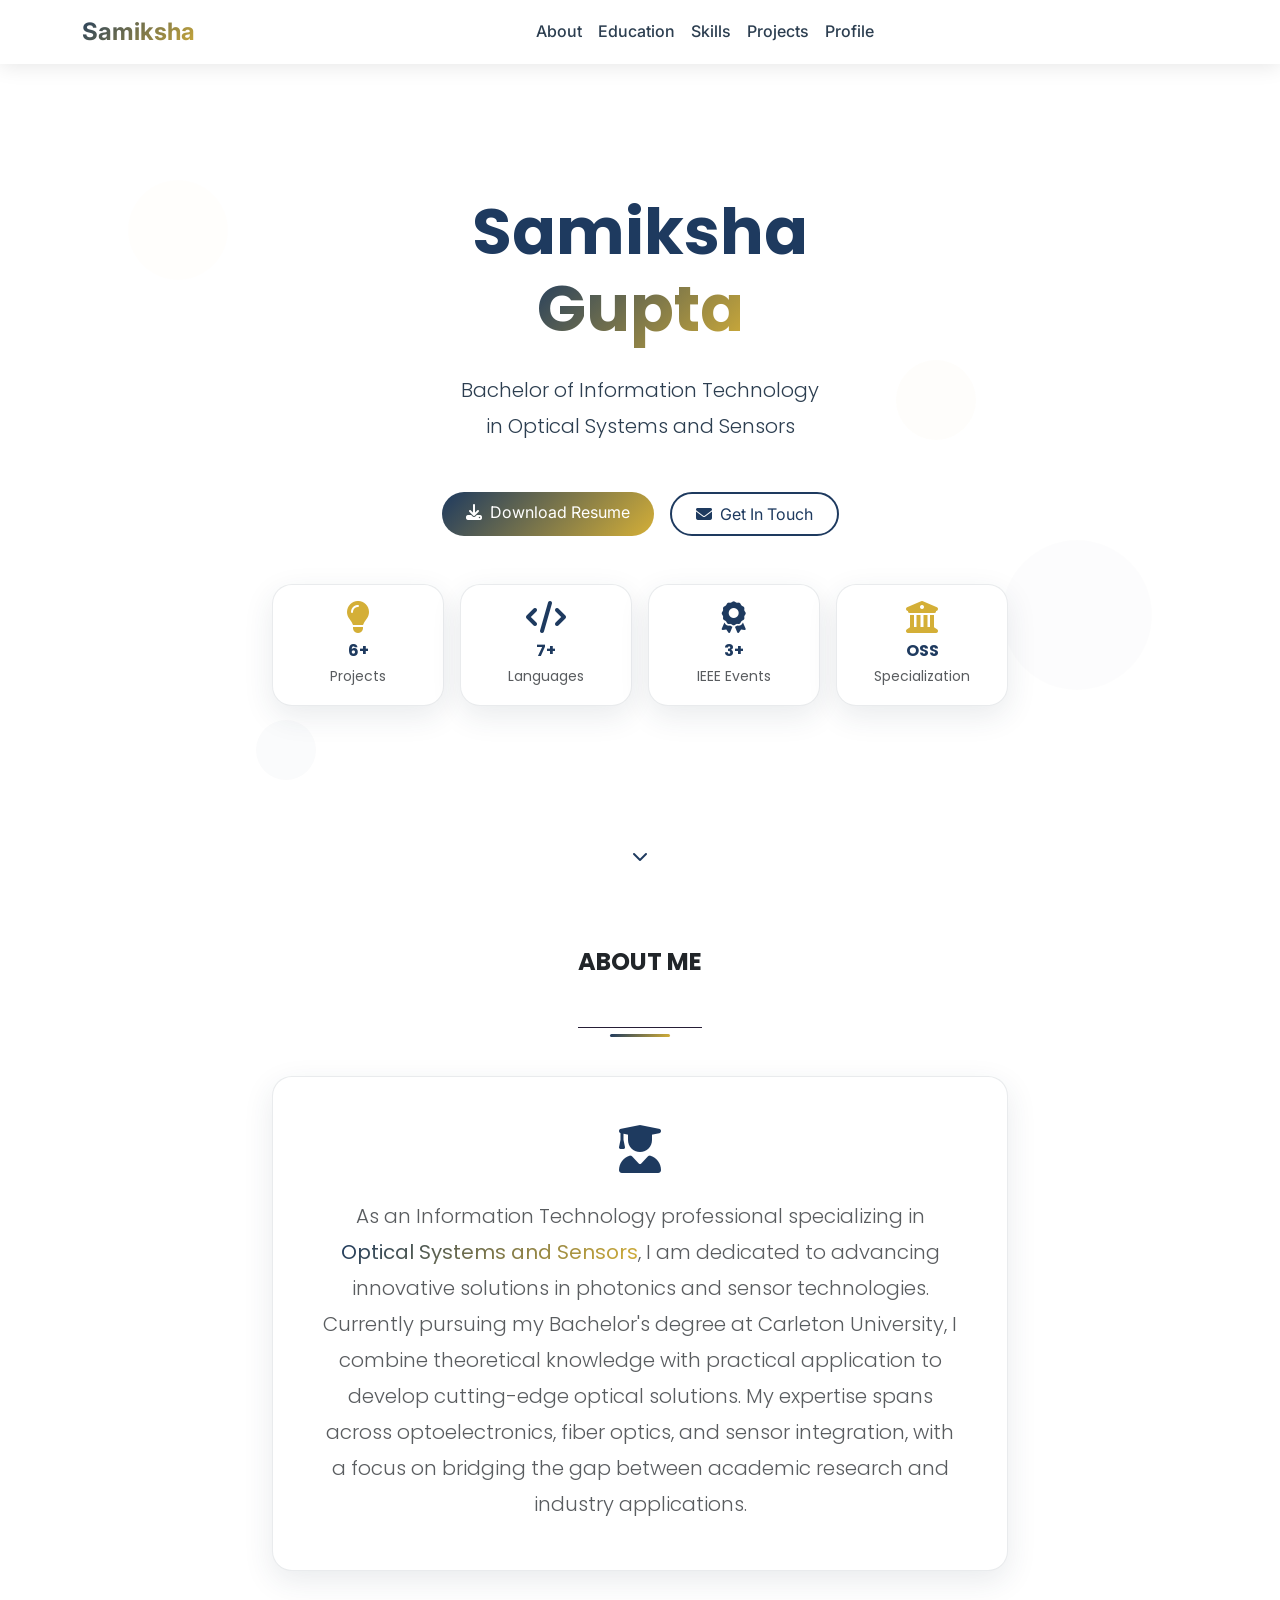
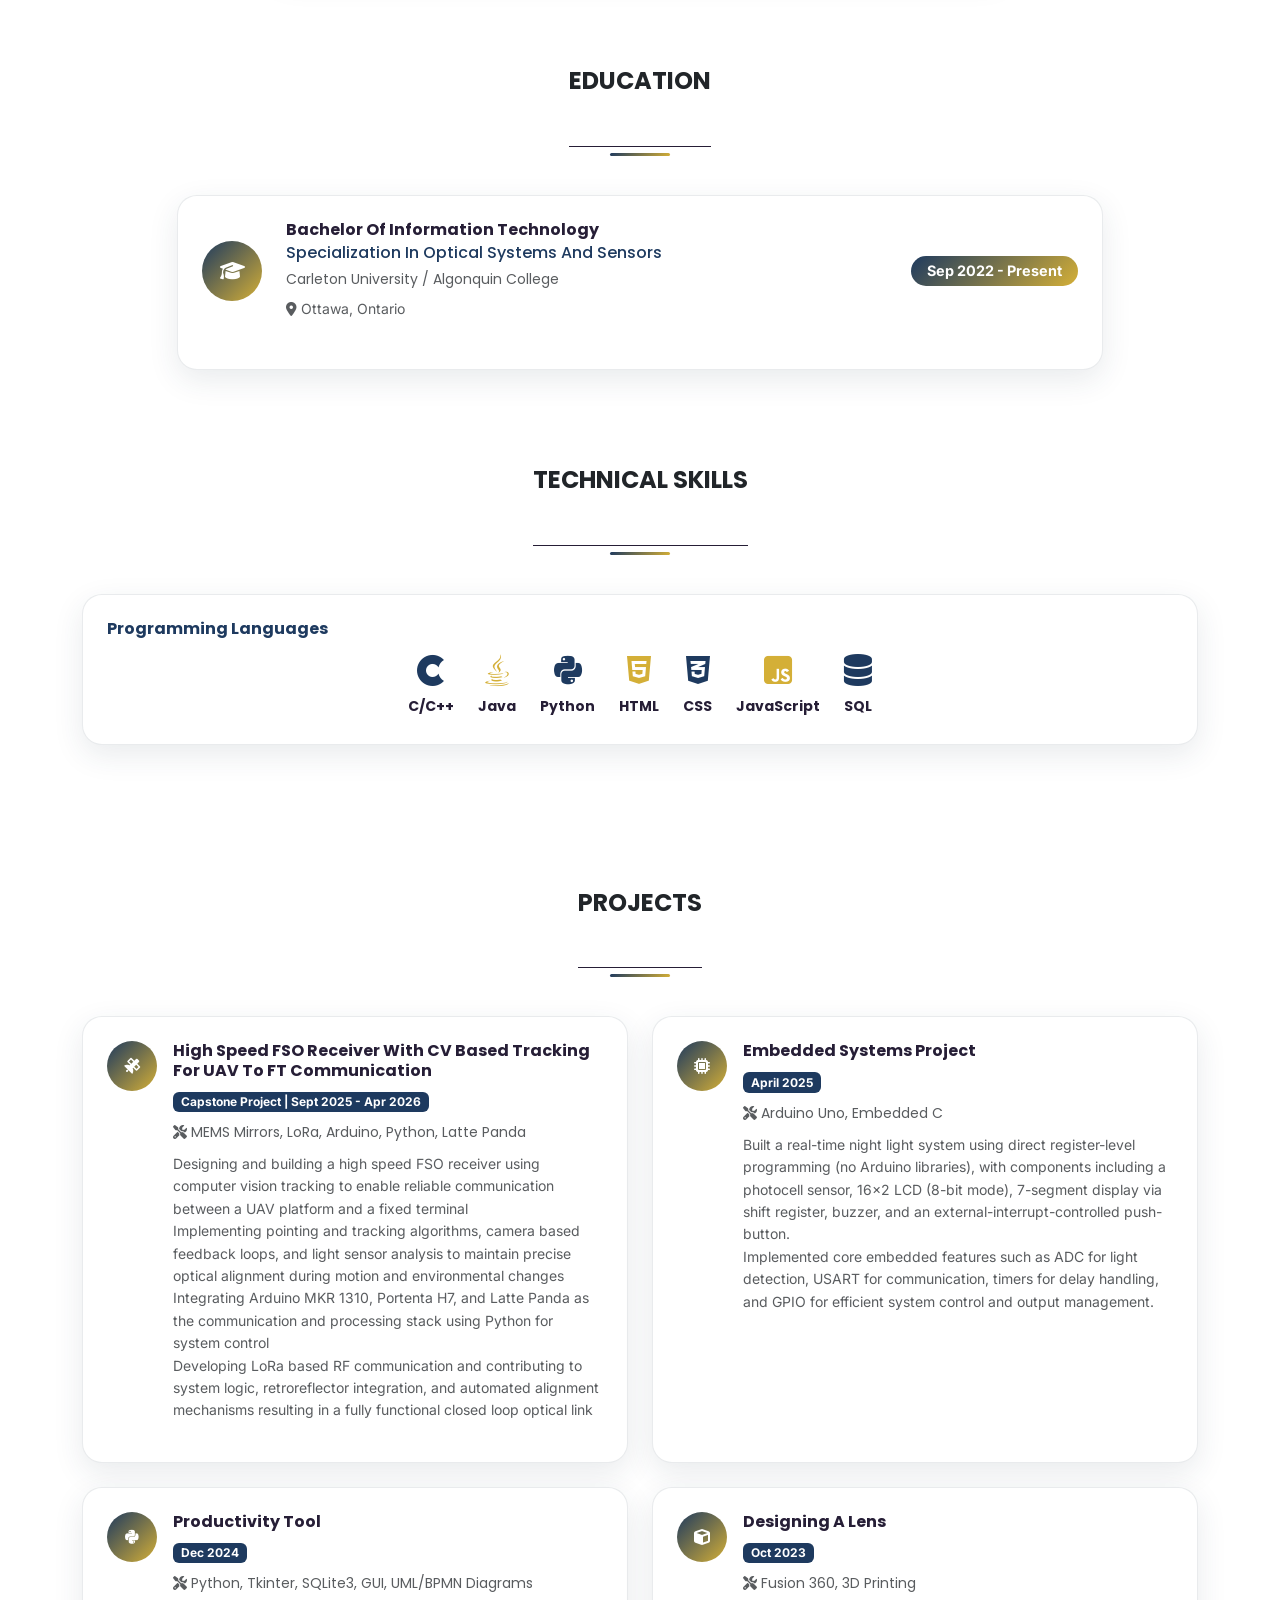
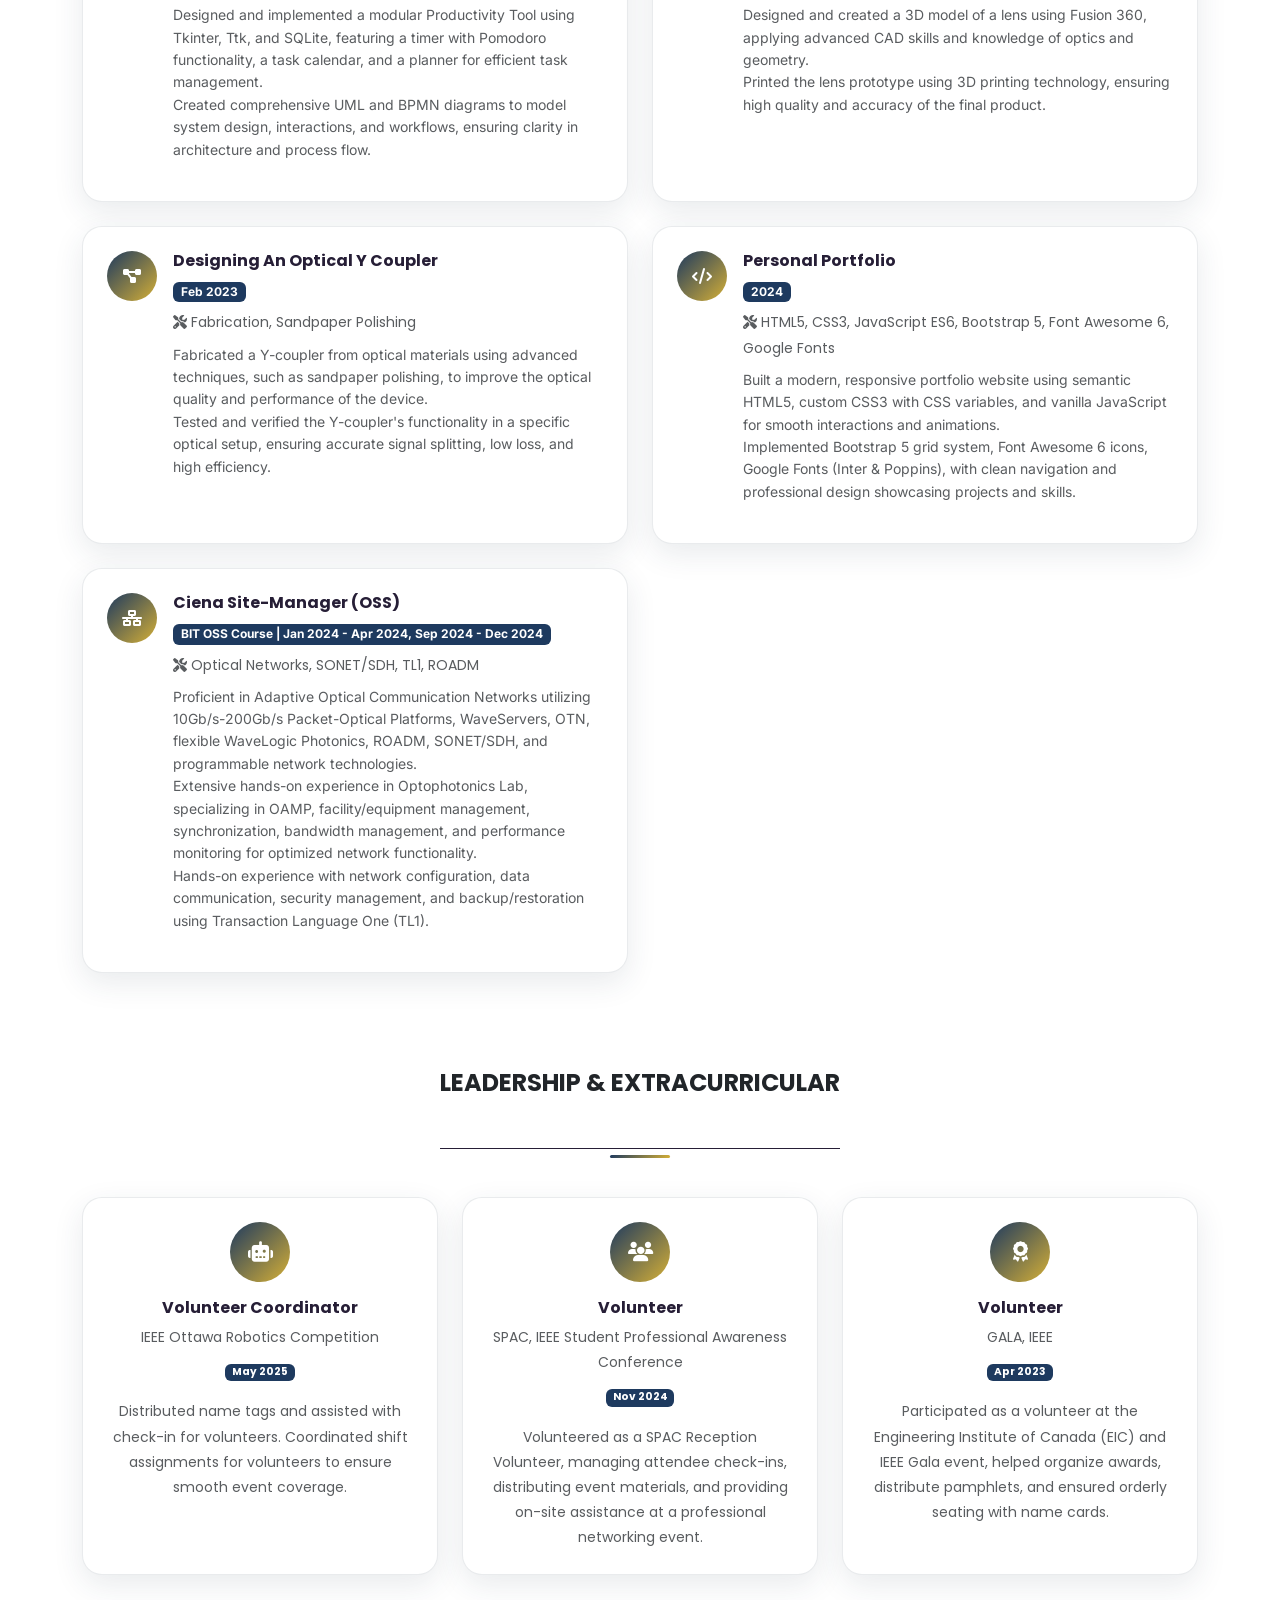
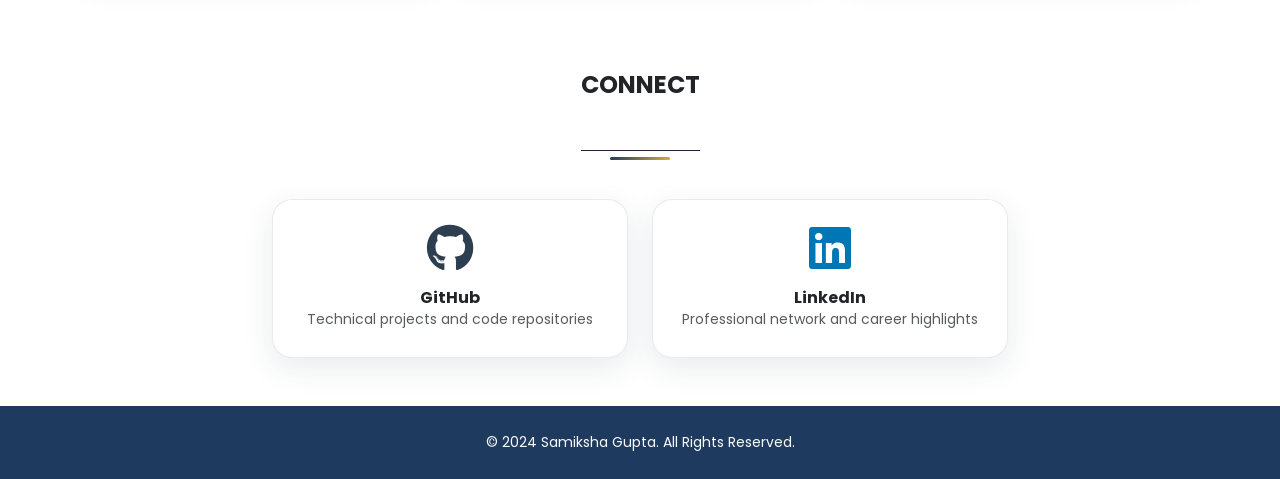
<file: index.html>
<!DOCTYPE html>
<html lang="en">

<head>
    <meta charset="utf-8">
    <meta name="viewport" content="width=device-width, initial-scale=1.0">
    <meta name="description" content="Samiksha Gupta - BIT OSS Student at Carleton University specializing in Optical Systems and Sensors">
    <meta name="keywords" content="portfolio, optical systems, sensors, carleton university, information technology">
    <meta name="author" content="Samiksha Gupta">
    
    <!-- Preconnect for performance -->
    <link rel="preconnect" href="https://fonts.googleapis.com">
    <link rel="preconnect" href="https://fonts.gstatic.com" crossorigin>
    
    <!-- Modern font loading -->
    <link href="https://fonts.googleapis.com/css2?family=Inter:wght@300;400;500;600;700&family=Poppins:wght@300;400;500;600;700&display=swap" rel="stylesheet">
    
    <title>Samiksha Gupta | Portfolio</title>

    <!-- Favicon -->
    <link rel="icon" type="image/png" href="assets/logo/favicon.png">
    
    <!-- Modern icon library -->
    <link rel="stylesheet" href="https://cdnjs.cloudflare.com/ajax/libs/font-awesome/6.4.0/css/all.min.css">
    <link rel="stylesheet" href="assets/css/flaticon.css">
    
    <!-- Animation library -->
    <link rel="stylesheet" href="https://cdnjs.cloudflare.com/ajax/libs/animate.css/4.1.1/animate.min.css">
    
    <!-- Bootstrap 5 -->
    <link href="https://cdn.jsdelivr.net/npm/bootstrap@5.3.0/dist/css/bootstrap.min.css" rel="stylesheet">
    
    <!-- Custom styles -->
    <link rel="stylesheet" href="assets/css/bootsnav.css">
    <link rel="stylesheet" href="assets/css/style.css">
    <link rel="stylesheet" href="assets/css/responsive.css">
    
    <!-- Modern CSS additions -->
    <style>
        :root {
            --primary-color: #1e3a5f;
            --secondary-color: #d4af37;
            --accent-color: #ffffff;
            --text-dark: #2c3e50;
            --text-light: #6c757d;
            --bg-light: #ffffff;
            --bg-section: #ffffff;
            --gradient: linear-gradient(135deg, var(--primary-color), var(--secondary-color));
        }
        
        * {
            scroll-behavior: smooth;
        }
        
        body {
            font-family: 'Inter', 'Poppins', sans-serif;
            line-height: 1.6;
            background: #ffffff;
        }
        
        .modern-card {
            background: var(--bg-light);
            border-radius: 20px;
            box-shadow: 0 10px 30px rgba(44, 62, 80, 0.1);
            border: 1px solid rgba(44, 62, 80, 0.1);
            transition: all 0.3s ease;
        }
        
        .modern-card:hover {
            transform: translateY(-5px);
            box-shadow: 0 20px 40px rgba(44, 62, 80, 0.15);
        }
        
        .gradient-text {
            background: var(--gradient);
            -webkit-background-clip: text;
            -webkit-text-fill-color: transparent;
            background-clip: text;
        }
        
        .modern-btn {
            background: var(--gradient);
            border: none;
            border-radius: 50px;
            padding: 12px 30px;
            color: white;
            font-weight: 500;
            text-decoration: none;
            display: inline-block;
            box-shadow: 0 4px 15px rgba(44, 62, 80, 0.3);
            transition: opacity 0.3s ease;
        }
        
        .modern-btn:hover {
            color: white;
            opacity: 0.8;
        }
        
        .section-heading h2 {
            position: relative;
            display: inline-block;
            font-weight: 600;
        }
        
        .section-heading h2::after {
            content: '';
            position: absolute;
            bottom: -10px;
            left: 50%;
            transform: translateX(-50%);
            width: 60px;
            height: 3px;
            background: var(--gradient);
            border-radius: 2px;
        }

        @keyframes float {
            0%, 100% { transform: translateY(0px); }
            50% { transform: translateY(-20px); }
        }
        
        @keyframes bounce {
            0%, 20%, 50%, 80%, 100% { transform: translateY(0); }
            40% { transform: translateY(-10px); }
            60% { transform: translateY(-5px); }
        }
        
        .hero-visual .modern-card {
            transition: all 0.3s ease;
        }
        
        .hero-visual .modern-card:hover {
            transform: translateY(-3px);
        }
    </style>

</head>

<body>
    <!-- Loading spinner -->
    <div id="loading" style="position: fixed; top: 0; left: 0; width: 100%; height: 100%; background: #fff; z-index: 9999; display: flex; align-items: center; justify-content: center;">
        <div class="spinner-border text-primary" role="status">
            <span class="visually-hidden">Loading...</span>
        </div>
    </div>

    <!-- Modern Navigation -->
    <nav class="navbar navbar-expand-lg navbar-dark fixed-top" style="background: rgba(255, 255, 255, 0.95); backdrop-filter: blur(10px); box-shadow: 0 2px 20px rgba(0, 0, 0, 0.1);">
        <div class="container">
            <a class="navbar-brand gradient-text fw-bold fs-4" href="#welcome-hero">Samiksha</a>
            
            <button class="navbar-toggler" type="button" data-bs-toggle="collapse" data-bs-target="#navbarNav" style="border: none;">
                <i class="fas fa-bars" style="color: var(--primary-color);"></i>
            </button>
            
            <div class="collapse navbar-collapse" id="navbarNav">
                <ul class="navbar-nav ms-auto">
                    <li class="nav-item">
                        <a class="nav-link" href="#about" style="color: var(--text-dark); font-weight: 500;">About</a>
                    </li>
                    <li class="nav-item">
                        <a class="nav-link" href="#education" style="color: var(--text-dark); font-weight: 500;">Education</a>
                    </li>
                    <li class="nav-item">
                        <a class="nav-link" href="#skills" style="color: var(--text-dark); font-weight: 500;">Skills</a>
                    </li>
                    <li class="nav-item">
                        <a class="nav-link" href="#projects" style="color: var(--text-dark); font-weight: 500;">Projects</a>
                    </li>

                    <li class="nav-item">
                        <a class="nav-link" href="#profiles" style="color: var(--text-dark); font-weight: 500;">Profile</a>
                    </li>

                </ul>
            </div>
        </div>
    </nav>

    <!-- Modern Hero Section -->
    <section id="welcome-hero" class="welcome-hero" style="min-height: 100vh; display: flex; align-items: center; background: #ffffff; position: relative; overflow: hidden;">
        <!-- Enhanced animated background elements -->
        <div style="position: absolute; top: 0; left: 0; width: 100%; height: 100%; opacity: 0.1;">
            <div style="position: absolute; top: 20%; left: 10%; width: 100px; height: 100px; background: rgba(212, 175, 55, 0.1); border-radius: 50%; animation: float 6s ease-in-out infinite;"></div>
            <div style="position: absolute; top: 60%; right: 10%; width: 150px; height: 150px; background: rgba(30, 58, 95, 0.1); border-radius: 50%; animation: float 8s ease-in-out infinite reverse;"></div>
            <div style="position: absolute; top: 40%; left: 70%; width: 80px; height: 80px; background: var(--secondary-color); opacity: 0.2; border-radius: 50%; animation: float 10s ease-in-out infinite;"></div>
            <div style="position: absolute; top: 80%; left: 20%; width: 60px; height: 60px; background: var(--primary-color); opacity: 0.2; border-radius: 50%; animation: float 7s ease-in-out infinite reverse;"></div>
        </div>
        
        <div class="container">
            <div class="row justify-content-center text-center">
                <div class="col-lg-8 col-md-10">
                    <div class="hero-content animate__animated animate__fadeInUp">
                        <h1 class="display-3 fw-bold mb-4">
                            <span style="color: var(--primary-color);">Samiksha</span><br>
                            <span class="gradient-text">Gupta</span>
                        </h1>
                        <p class="lead mb-5" style="color: var(--text-dark); max-width: 600px; margin: 0 auto;">Bachelor of Information Technology<br>in Optical Systems and Sensors</p>
                        
                        <div class="d-flex gap-3 flex-wrap justify-content-center mb-5">
                            <a href="assets/download/SamikshaGupta_Resume.pdf" download class="btn rounded-pill px-4 py-2" style="background: var(--gradient); color: white; border: none; transition: opacity 0.3s ease;" onmouseover="this.style.opacity='0.8'" onmouseout="this.style.opacity='1'">
                                <i class="fas fa-download me-2"></i>Download Resume
                            </a>
                            <a href="mailto:guptasamiksha2112@gmail.com" class="btn rounded-pill px-4 py-2" style="border: 2px solid var(--primary-color); color: var(--primary-color); background: transparent; transition: opacity 0.3s ease;" onmouseover="this.style.opacity='0.8'" onmouseout="this.style.opacity='1'">
                                <i class="fas fa-envelope me-2"></i>Get In Touch
                            </a>
                        </div>
                        
                        <!-- Professional stats cards -->
                        <div class="row g-3 justify-content-center">
                            <div class="col-lg-3 col-md-6 col-sm-6">
                                <div class="modern-card p-3 text-center">
                                    <i class="fas fa-lightbulb fa-2x mb-2" style="color: var(--secondary-color);"></i>
                                    <h4 class="fw-bold mb-1" style="color: var(--primary-color);">6+</h4>
                                    <p class="small mb-0 text-muted">Projects</p>
                                </div>
                            </div>
                            <div class="col-lg-3 col-md-6 col-sm-6">
                                <div class="modern-card p-3 text-center">
                                    <i class="fas fa-code fa-2x mb-2" style="color: var(--primary-color);"></i>
                                    <h4 class="fw-bold mb-1" style="color: var(--primary-color);">7+</h4>
                                    <p class="small mb-0 text-muted">Languages</p>
                                </div>
                            </div>
                            <div class="col-lg-3 col-md-6 col-sm-6">
                                <div class="modern-card p-3 text-center">
                                    <i class="fas fa-award fa-2x mb-2" style="color: var(--primary-color);"></i>
                                    <h4 class="fw-bold mb-1" style="color: var(--primary-color);">3+</h4>
                                    <p class="small mb-0 text-muted">IEEE Events</p>
                                </div>
                            </div>
                            <div class="col-lg-3 col-md-6 col-sm-6">
                                <div class="modern-card p-3 text-center">
                                    <i class="fas fa-university fa-2x mb-2" style="color: var(--secondary-color);"></i>
                                    <h4 class="fw-bold mb-1" style="color: var(--primary-color);">OSS</h4>
                                    <p class="small mb-0 text-muted">Specialization</p>
                                </div>
                            </div>
                        </div>
                    </div>
                </div>
            </div>
        </div>
        
        <!-- Scroll indicator -->
        <div class="scroll-indicator" style="position: absolute; bottom: 30px; left: 50%; transform: translateX(-50%); color: var(--primary-color); animation: bounce 2s infinite;">
            <i class="fas fa-chevron-down"></i>
        </div>
    </section>

    <!-- Modern About Section -->
    <section id="about" class="py-5">
        <div class="container">
            <div class="section-heading text-center mb-5">
                <h2 class="display-5 fw-bold text-dark">About Me</h2>
            </div>
            
            <div class="row align-items-center">
                <div class="col-lg-8 mx-auto">
                    <div class="modern-card p-5 text-center">
                        <div class="mb-4">
                            <i class="fas fa-user-graduate fa-3x" style="color: var(--primary-color);"></i>
                        </div>
                        <p class="lead text-muted mb-0">
                            As an Information Technology professional specializing in <strong class="gradient-text">Optical Systems and Sensors</strong>, 
                            I am dedicated to advancing innovative solutions in photonics and sensor technologies. Currently pursuing my 
                            Bachelor's degree at Carleton University, I combine theoretical knowledge with practical application to develop 
                            cutting-edge optical solutions. My expertise spans across optoelectronics, fiber optics, and sensor integration, 
                            with a focus on bridging the gap between academic research and industry applications.
                        </p>
                    </div>
                </div>
            </div>
        </div>
    </section>

    <!-- Modern Education Section -->
    <section id="education" class="py-5">
        <div class="container">
            <div class="section-heading text-center mb-5">
                <h2 class="display-5 fw-bold text-dark">Education</h2>
            </div>
            
            <div class="row justify-content-center">
                <div class="col-lg-10">
                    <div class="modern-card p-4">
                        <div class="d-flex align-items-center mb-4">
                            <div class="me-4">
                                <div class="rounded-circle d-flex align-items-center justify-content-center" style="width: 60px; height: 60px; background: var(--gradient);">
                                    <i class="fas fa-graduation-cap text-white fa-lg"></i>
                                </div>
                            </div>
                            <div class="flex-grow-1">
                                <h4 class="fw-bold mb-1">Bachelor of Information Technology</h4>
                                <h5 style="color: var(--primary-color);" class="mb-1">Specialization in Optical Systems and Sensors</h5>
                                <p class="text-muted mb-1">Carleton University / Algonquin College</p>
                                <small class="text-muted"><i class="fas fa-map-marker-alt me-1"></i>Ottawa, Ontario</small>
                            </div>
                            <div class="text-end">
                                <span class="badge rounded-pill" style="background: var(--gradient); font-size: 0.9rem; padding: 8px 16px;">Sep 2022 - Present</span>
                            </div>
                        </div>

                    </div>
                </div>
            </div>
        </div>
    </section>

    <!-- Modern Skills Section -->
    <section id="skills" class="py-5">
        <div class="container">
            <div class="section-heading text-center mb-5">
                <h2 class="display-5 fw-bold text-dark">Technical Skills</h2>
            </div>
            
            <div class="row g-4 mb-5">
                <div class="col-12">
                    <div class="modern-card p-4">
                        <h4 class="fw-bold mb-3" style="color: var(--primary-color);">Programming Languages</h4>
                        <div class="d-flex justify-content-center gap-4 flex-wrap">
                            <div class="text-center">
                                <i class="fab fa-cuttlefish fa-2x mb-2" style="color: var(--primary-color);"></i>
                                <p class="fw-bold mb-0">C/C++</p>
                            </div>
                            <div class="text-center">
                                <i class="fab fa-java fa-2x mb-2" style="color: var(--secondary-color);"></i>
                                <p class="fw-bold mb-0">Java</p>
                            </div>
                            <div class="text-center">
                                <i class="fab fa-python fa-2x mb-2" style="color: var(--primary-color);"></i>
                                <p class="fw-bold mb-0">Python</p>
                            </div>
                            <div class="text-center">
                                <i class="fab fa-html5 fa-2x mb-2" style="color: var(--secondary-color);"></i>
                                <p class="fw-bold mb-0">HTML</p>
                            </div>
                            <div class="text-center">
                                <i class="fab fa-css3-alt fa-2x mb-2" style="color: var(--primary-color);"></i>
                                <p class="fw-bold mb-0">CSS</p>
                            </div>
                            <div class="text-center">
                                <i class="fab fa-js-square fa-2x mb-2" style="color: var(--secondary-color);"></i>
                                <p class="fw-bold mb-0">JavaScript</p>
                            </div>
                            <div class="text-center">
                                <i class="fas fa-database fa-2x mb-2" style="color: var(--primary-color);"></i>
                                <p class="fw-bold mb-0">SQL</p>
                            </div>
                        </div>
                    </div>
                </div>
            </div>
            

        </div>
    </section>

    <!-- Modern Projects Section -->
    <section id="projects" class="py-5">
        <div class="container">
            <div class="section-heading text-center mb-5">
                <h2 class="display-5 fw-bold text-dark">Projects</h2>
            </div>
            
            <div class="row g-4">
                <div class="col-lg-6">
                    <div class="modern-card p-4 h-100">
                        <div class="d-flex align-items-start mb-3">
                            <div class="me-3">
                                <div class="rounded-circle d-flex align-items-center justify-content-center" style="width: 50px; height: 50px; background: var(--gradient);">
                                    <i class="fas fa-satellite text-white"></i>
                                </div>
                            </div>
                            <div class="flex-grow-1">
                                <h4 class="fw-bold mb-2">High Speed FSO Receiver with CV Based Tracking for UAV to FT Communication</h4>
                                <span class="badge mb-2" style="background: var(--primary-color); color: white;">Capstone Project | Sept 2025 - Apr 2026</span>
                                <p class="text-muted mb-2"><i class="fas fa-tools me-1"></i>MEMS Mirrors, LoRa, Arduino, Python, Latte Panda</p>
                                <ul class="text-muted small">
                                    <li>Designing and building a high speed FSO receiver using computer vision tracking to enable reliable communication between a UAV platform and a fixed terminal</li>
                                    <li>Implementing pointing and tracking algorithms, camera based feedback loops, and light sensor analysis to maintain precise optical alignment during motion and environmental changes</li>
                                    <li>Integrating Arduino MKR 1310, Portenta H7, and Latte Panda as the communication and processing stack using Python for system control</li>
                                    <li>Developing LoRa based RF communication and contributing to system logic, retroreflector integration, and automated alignment mechanisms resulting in a fully functional closed loop optical link</li>
                                </ul>
                            </div>
                        </div>
                    </div>
                </div>
                
                <div class="col-lg-6">
                    <div class="modern-card p-4 h-100">
                        <div class="d-flex align-items-start mb-3">
                            <div class="me-3">
                                <div class="rounded-circle d-flex align-items-center justify-content-center" style="width: 50px; height: 50px; background: var(--gradient);">
                                    <i class="fas fa-microchip text-white"></i>
                                </div>
                            </div>
                            <div class="flex-grow-1">
                                <h4 class="fw-bold mb-2">Embedded Systems Project</h4>
                                <span class="badge mb-2" style="background: var(--primary-color); color: white;">April 2025</span>
                                <p class="text-muted mb-2"><i class="fas fa-tools me-1"></i>Arduino Uno, Embedded C</p>
                                <ul class="text-muted small">
                                    <li>Built a real-time night light system using direct register-level programming (no Arduino libraries), with components including a photocell sensor, 16x2 LCD (8-bit mode), 7-segment display via shift register, buzzer, and an external-interrupt-controlled push-button.</li>
                                    <li>Implemented core embedded features such as ADC for light detection, USART for communication, timers for delay handling, and GPIO for efficient system control and output management.</li>
                                </ul>
                            </div>
                        </div>
                    </div>
                </div>
                
                <div class="col-lg-6">
                    <div class="modern-card p-4 h-100">
                        <div class="d-flex align-items-start mb-3">
                            <div class="me-3">
                                <div class="rounded-circle d-flex align-items-center justify-content-center" style="width: 50px; height: 50px; background: var(--gradient);">
                                    <i class="fab fa-python text-white"></i>
                                </div>
                            </div>
                            <div class="flex-grow-1">
                                <h4 class="fw-bold mb-2">Productivity Tool</h4>
                                <span class="badge mb-2" style="background: var(--primary-color); color: white;">Dec 2024</span>
                                <p class="text-muted mb-2"><i class="fas fa-tools me-1"></i>Python, Tkinter, SQLite3, GUI, UML/BPMN Diagrams</p>
                                <ul class="text-muted small">
                                    <li>Designed and implemented a modular Productivity Tool using Tkinter, Ttk, and SQLite, featuring a timer with Pomodoro functionality, a task calendar, and a planner for efficient task management.</li>
                                    <li>Created comprehensive UML and BPMN diagrams to model system design, interactions, and workflows, ensuring clarity in architecture and process flow.</li>
                                </ul>
                            </div>
                        </div>
                    </div>
                </div>
                
                <div class="col-lg-6">
                    <div class="modern-card p-4 h-100">
                        <div class="d-flex align-items-start mb-3">
                            <div class="me-3">
                                <div class="rounded-circle d-flex align-items-center justify-content-center" style="width: 50px; height: 50px; background: var(--gradient);">
                                    <i class="fas fa-cube text-white"></i>
                                </div>
                            </div>
                            <div class="flex-grow-1">
                                <h4 class="fw-bold mb-2">Designing a Lens</h4>
                                <span class="badge mb-2" style="background: var(--primary-color); color: white;">Oct 2023</span>
                                <p class="text-muted mb-2"><i class="fas fa-tools me-1"></i>Fusion 360, 3D Printing</p>
                                <ul class="text-muted small">
                                    <li>Designed and created a 3D model of a lens using Fusion 360, applying advanced CAD skills and knowledge of optics and geometry.</li>
                                    <li>Printed the lens prototype using 3D printing technology, ensuring high quality and accuracy of the final product.</li>
                                </ul>
                            </div>
                        </div>
                    </div>
                </div>
                
                <div class="col-lg-6">
                    <div class="modern-card p-4 h-100">
                        <div class="d-flex align-items-start mb-3">
                            <div class="me-3">
                                <div class="rounded-circle d-flex align-items-center justify-content-center" style="width: 50px; height: 50px; background: var(--gradient);">
                                    <i class="fas fa-project-diagram text-white"></i>
                                </div>
                            </div>
                            <div class="flex-grow-1">
                                <h4 class="fw-bold mb-2">Designing an Optical Y Coupler</h4>
                                <span class="badge mb-2" style="background: var(--primary-color); color: white;">Feb 2023</span>
                                <p class="text-muted mb-2"><i class="fas fa-tools me-1"></i>Fabrication, Sandpaper Polishing</p>
                                <ul class="text-muted small">
                                    <li>Fabricated a Y-coupler from optical materials using advanced techniques, such as sandpaper polishing, to improve the optical quality and performance of the device.</li>
                                    <li>Tested and verified the Y-coupler's functionality in a specific optical setup, ensuring accurate signal splitting, low loss, and high efficiency.</li>
                                </ul>
                            </div>
                        </div>
                    </div>
                </div>
                
                <div class="col-lg-6">
                    <div class="modern-card p-4 h-100">
                        <div class="d-flex align-items-start mb-3">
                            <div class="me-3">
                                <div class="rounded-circle d-flex align-items-center justify-content-center" style="width: 50px; height: 50px; background: var(--gradient);">
                                    <i class="fas fa-code text-white"></i>
                                </div>
                            </div>
                            <div class="flex-grow-1">
                                <h4 class="fw-bold mb-2">Personal Portfolio</h4>
                                <span class="badge mb-2" style="background: var(--primary-color); color: white;">2024</span>
                                <p class="text-muted mb-2"><i class="fas fa-tools me-1"></i>HTML5, CSS3, JavaScript ES6, Bootstrap 5, Font Awesome 6, Google Fonts</p>
                                <ul class="text-muted small">
                                    <li>Built a modern, responsive portfolio website using semantic HTML5, custom CSS3 with CSS variables, and vanilla JavaScript for smooth interactions and animations.</li>
                                    <li>Implemented Bootstrap 5 grid system, Font Awesome 6 icons, Google Fonts (Inter & Poppins), with clean navigation and professional design showcasing projects and skills.</li>
                                </ul>
                            </div>
                        </div>
                    </div>
                </div>
                
                <div class="col-lg-6">
                    <div class="modern-card p-4 h-100">
                        <div class="d-flex align-items-start mb-3">
                            <div class="me-3">
                                <div class="rounded-circle d-flex align-items-center justify-content-center" style="width: 50px; height: 50px; background: var(--gradient);">
                                    <i class="fas fa-network-wired text-white"></i>
                                </div>
                            </div>
                            <div class="flex-grow-1">
                                <h4 class="fw-bold mb-2">Ciena Site-Manager (OSS)</h4>
                                <span class="badge mb-2" style="background: var(--primary-color); color: white;">BIT OSS Course | Jan 2024 - Apr 2024, Sep 2024 - Dec 2024</span>
                                <p class="text-muted mb-2"><i class="fas fa-tools me-1"></i>Optical Networks, SONET/SDH, TL1, ROADM</p>
                                <ul class="text-muted small">
                                    <li>Proficient in Adaptive Optical Communication Networks utilizing 10Gb/s-200Gb/s Packet-Optical Platforms, WaveServers, OTN, flexible WaveLogic Photonics, ROADM, SONET/SDH, and programmable network technologies.</li>
                                    <li>Extensive hands-on experience in Optophotonics Lab, specializing in OAMP, facility/equipment management, synchronization, bandwidth management, and performance monitoring for optimized network functionality.</li>
                                    <li>Hands-on experience with network configuration, data communication, security management, and backup/restoration using Transaction Language One (TL1).</li>
                                </ul>
                            </div>
                        </div>
                    </div>
                </div>
            </div>
        </div>
    </section>

    <!-- Leadership Section -->
    <section id="leadership" class="py-5">
        <div class="container">
            <div class="section-heading text-center mb-5">
                <h2 class="display-5 fw-bold text-dark">Leadership & Extracurricular</h2>
            </div>
            
            <div class="row g-4">
                <div class="col-lg-4">
                    <div class="modern-card p-4 h-100">
                        <div class="text-center mb-3">
                            <div class="rounded-circle d-flex align-items-center justify-content-center mx-auto" style="width: 60px; height: 60px; background: var(--gradient);">
                                <i class="fas fa-robot text-white fa-lg"></i>
                            </div>
                        </div>
                        <h5 class="fw-bold text-center mb-2">Volunteer Coordinator</h5>
                        <p class="text-center text-muted mb-2">IEEE Ottawa Robotics Competition</p>
                        <p class="text-center mb-3"><span class="badge" style="background: var(--primary-color); color: white;">May 2025</span></p>
                        <p class="text-muted small text-center">
                            Distributed name tags and assisted with check-in for volunteers. Coordinated shift assignments for volunteers to ensure smooth event coverage.
                        </p>
                    </div>
                </div>
                
                <div class="col-lg-4">
                    <div class="modern-card p-4 h-100">
                        <div class="text-center mb-3">
                            <div class="rounded-circle d-flex align-items-center justify-content-center mx-auto" style="width: 60px; height: 60px; background: var(--gradient);">
                                <i class="fas fa-users text-white fa-lg"></i>
                            </div>
                        </div>
                        <h5 class="fw-bold text-center mb-2">Volunteer</h5>
                        <p class="text-center text-muted mb-2">SPAC, IEEE Student Professional Awareness Conference</p>
                        <p class="text-center mb-3"><span class="badge" style="background: var(--primary-color); color: white;">Nov 2024</span></p>
                        <p class="text-muted small text-center">
                            Volunteered as a SPAC Reception Volunteer, managing attendee check-ins, distributing event materials, and providing on-site assistance at a professional networking event.
                        </p>
                    </div>
                </div>
                
                <div class="col-lg-4">
                    <div class="modern-card p-4 h-100">
                        <div class="text-center mb-3">
                            <div class="rounded-circle d-flex align-items-center justify-content-center mx-auto" style="width: 60px; height: 60px; background: var(--gradient);">
                                <i class="fas fa-award text-white fa-lg"></i>
                            </div>
                        </div>
                        <h5 class="fw-bold text-center mb-2">Volunteer</h5>
                        <p class="text-center text-muted mb-2">GALA, IEEE</p>
                        <p class="text-center mb-3"><span class="badge" style="background: var(--primary-color); color: white;">Apr 2023</span></p>
                        <p class="text-muted small text-center">
                            Participated as a volunteer at the Engineering Institute of Canada (EIC) and IEEE Gala event, helped organize awards, distribute pamphlets, and ensured orderly seating with name cards.
                        </p>
                    </div>
                </div>
            </div>
        </div>
    </section>

    <!-- Modern Profiles Section -->
    <section id="profiles" class="py-5">
        <div class="container">
            <div class="section-heading text-center mb-5">
                <h2 class="display-5 fw-bold text-dark">Connect</h2>
            </div>
            
            <div class="row justify-content-center g-4">
                <div class="col-md-4">
                    <div class="modern-card p-4 text-center h-100">
                        <a href="https://github.com/samikshagupta2002" target="_blank" class="text-decoration-none">
                            <i class="fab fa-github fa-3x mb-3" style="color: var(--text-dark);"></i>
                            <h5 class="fw-bold text-dark">GitHub</h5>
                            <p class="text-muted">Technical projects and code repositories</p>
                        </a>
                    </div>
                </div>
                
                <div class="col-md-4">
                    <div class="modern-card p-4 text-center h-100">
                        <a href="https://www.linkedin.com/in/samiksha-gupta-830352167/" target="_blank" class="text-decoration-none">
                            <i class="fab fa-linkedin fa-3x mb-3" style="color: #0077b5;"></i>
                            <h5 class="fw-bold text-dark">LinkedIn</h5>
                            <p class="text-muted">Professional network and career highlights</p>
                        </a>
                    </div>
                </div>
            </div>
        </div>
    </section>



    <!-- Modern Footer -->
    <footer class="py-4" style="background: var(--primary-color);">
        <div class="container">
            <div class="text-center">
                <p class="text-light mb-0">
                    &copy; 2024 Samiksha Gupta. All Rights Reserved.
                </p>
            </div>
            
            <!-- Scroll to top button -->
            <div id="scroll-Top" style="position: fixed; bottom: 20px; right: 20px; z-index: 1000;">
                <button class="btn rounded-circle" style="background: var(--gradient); width: 50px; height: 50px; border: none; box-shadow: 0 4px 15px rgba(44, 62, 80, 0.3);" onclick="window.scrollTo({top: 0, behavior: 'smooth'})">
                    <i class="fas fa-chevron-up text-white"></i>
                </button>
            </div>
        </div>
    </footer>



    <!-- Modern JavaScript Libraries -->
    <script src="https://cdn.jsdelivr.net/npm/bootstrap@5.3.0/dist/js/bootstrap.bundle.min.js"></script>
    <script src="https://cdnjs.cloudflare.com/ajax/libs/jquery/3.6.0/jquery.min.js"></script>
    
    <!-- Custom animations and interactions -->
    <script>
        // Loading screen
        window.addEventListener('load', function() {
            document.getElementById('loading').style.display = 'none';
        });
        
        // Smooth scrolling for navigation links
        document.querySelectorAll('a[href^="#"]').forEach(anchor => {
            anchor.addEventListener('click', function (e) {
                e.preventDefault();
                const target = document.querySelector(this.getAttribute('href'));
                if (target) {
                    target.scrollIntoView({
                        behavior: 'smooth',
                        block: 'start'
                    });
                }
            });
        });
        
        // Navbar background on scroll
        window.addEventListener('scroll', function() {
            const navbar = document.querySelector('.navbar');
            if (window.scrollY > 50) {
                navbar.style.background = 'rgba(255, 255, 255, 0.98)';
                navbar.style.boxShadow = '0 2px 20px rgba(0, 0, 0, 0.15)';
            } else {
                navbar.style.background = 'rgba(255, 255, 255, 0.95)';
                navbar.style.boxShadow = '0 2px 20px rgba(0, 0, 0, 0.1)';
            }
        });
        
        // Show/hide scroll to top button
        window.addEventListener('scroll', function() {
            const scrollBtn = document.getElementById('scroll-Top');
            if (window.scrollY > 300) {
                scrollBtn.style.display = 'block';
            } else {
                scrollBtn.style.display = 'none';
            }
        });
    </script>
    
    <!-- Keep existing custom scripts -->
    <script src="assets/js/custom.js"></script>
        
</body>
	
</html>
</file>
<file: assets/css/flaticon.css>
/*
  	Flaticon icon font: Flaticon
  	Creation date: 07/05/2018 12:24
  	*/

@font-face {
  font-family: "Flaticon";
  src: url("../fonts/Flaticon.eot");
  src: url("../fonts/Flaticon.eot?#iefix") format("embedded-opentype"),
       url("../fonts/Flaticon.woff") format("woff"),
       url("../fonts/Flaticon.ttf") format("truetype"),
       url("../fonts/Flaticon.svg#Flaticon") format("svg");
  font-weight: normal;
  font-style: normal;
}

@media screen and (-webkit-min-device-pixel-ratio:0) {
  @font-face {
    font-family: "Flaticon";
    src: url("../fonts/Flaticon.svg#Flaticon") format("svg");
  }
}

[class^="flaticon-"]:before, [class*=" flaticon-"]:before,
[class^="flaticon-"]:after, [class*=" flaticon-"]:after {   
  font-family: Flaticon;
  font-size: 24px;
  font-style: normal;
  margin-left: 0px;
}

.flaticon-bitbucket-logotype-camera-lens-in-perspective:before { content: "\f100"; }
.flaticon-squarespace-logo:before { content: "\f101"; }
.flaticon-smug:before { content: "\f102"; }
.flaticon-flickr-website-logo-silhouette:before { content: "\f103"; }
.flaticon-github-logo:before { content: "\f104"; }
.flaticon-behance-logo:before { content: "\f105"; }
.flaticon-dribbble:before { content: "\f106"; }
.flaticon-themeforest:before { content: "\f107"; }
</file>
<file: assets/css/style.css>
/*==================================
font-family: 'Poppins', sans-serif;
==================================== */


/*=========== TABLE OF CONTENTS ===========
1.  General css (Reset code)
2.  Header
3.  Welcome-hero
4.  About me 
5.  Education
6.  Skill
7.  Experience
8.  Profiles
9.  Portfolio
10. Clients
11. Contact

/*-------------------------------------
		1.General css (Reset code)
--------------------------------------*/

*{
    padding: 0;
    margin: 0;
}

*{
	-webkit-box-sizing:border-box;
	-moz-box-sizing:border-box;
	-o-box-sizing:border-box;
	-ms-box-sizing:border-box;
	box-sizing:border-box;
}
body{
	font-family: 'Poppins', sans-serif;
	font-size:16px;
	color: #676a81;
	background: #ffffff;
    max-width:1920px;
    margin:0 auto;
	overflow-x:hidden;
}

a,a:hover,a:active,a:focus {
	display:inline-block;
	text-decoration:none;
	color: #f5e5ceff;
	font-size:16px;
	padding:0;
}
h1,h2,h3,h4,h5,h6 { 
	margin: 0;
	color:#261e36;
    font-size: 16px;
	font-family: 'Poppins', sans-serif;
	text-transform: capitalize;
}
p {
	margin: 0;
	line-height:1.8;
	color:#261e36;
	font-size:14px;
	font-family: 'Poppins', sans-serif;
}
img{border:none;max-width:100%; height:auto;}
ul{
	padding: 0;
    margin: 0 auto;
    list-style: none;
}
ul li {
	list-style: none;
	
}
select,input,textarea,button{box-shadow:none;outline:0!important;}
button {background: transparent;border: 0;}

html,body{
    height: 100%;
	position: relative;
}
[placeholder]:focus::-webkit-input-placeholder {
  -webkit-transition: opacity 0.3s 0.3s ease; 
  -moz-transition: opacity 0.3s 0.3s ease; 
  -ms-transition: opacity 0.3s 0.3s ease; 
  -o-transition: opacity 0.3s 0.3s ease; 
  transition: opacity 0.3s 0.3s ease; 
  opacity: 0;
}

.fix{position: relative;clear: both;}
/*=============Style css=========*/

/*-------------------------------------
        2. Header
--------------------------------------*/
.top-area {
    position: relative;
    z-index: 9999;
}
@media (min-width: 1024px){}
nav.navbar.bootsnav.no-background {
    background-color: #f5e5ceff;
    border: none;
}

nav.navbar.bootsnav {
    background-color: #c2ae91ff;
    border-bottom: transparent;
}

/*.navbar-brand*/
.navbar-header a.navbar-brand,.navbar-header a.navbar-brand:hover,.navbar-header a.navbar-brand:focus {
    display: inline-block;
    color: #261e36ff;
    font-size: 20px;
    font-weight: 600;
    padding: 33px 0px 57px;
    text-transform: uppercase;
}
/*.navbar-brand*/

/*.nav li*/
nav.navbar.bootsnav ul.nav > li > a {
    font-size: 16px;
    font-weight: 400;
    text-transform:uppercase;
    -webkit-transition: 0.3s linear; 
    -moz-transition: 0.3s linear; 
    -ms-transition: 0.3s linear; 
    -o-transition: 0.3s linear; 
    transition: 0.3s linear;
}
nav.navbar.bootsnav ul.nav > li > a {padding: 35px 20px;}
nav.navbar.bootsnav ul.nav > li > a:hover,nav.navbar.bootsnav ul.nav > li > a:focus,nav.navbar.bootsnav ul.nav > li.active>a{color: #c2ae91ff;}

nav.navbar.bootsnav ul.nav > li.dropdown > a.dropdown-toggle:after {
    content: "";
}
nav.navbar.bootsnav ul.nav > li.dropdown span {
    font-size: 8px;
    margin-left: 15px;
}
.sticky-wrapper.is-sticky nav.navbar.bootsnav ul.nav > li > a {color:#261e36;}
.sticky-wrapper.is-sticky nav.navbar.bootsnav ul.nav > li > a:hover,.sticky-wrapper.is-sticky nav.navbar.bootsnav ul.nav > li > a:focus,.sticky-wrapper.is-sticky nav.navbar.bootsnav ul.nav > li.active>a{color: #f5e5ce;}
/*.nav li*/



/*.menu-ui-design*/
.menu-ui-design{overflow-y:scroll;height: 350px;}
.menu-ui-design::-webkit-scrollbar {
    width:5px;
}
.menu-ui-design::-webkit-scrollbar-track {
    -webkit-box-shadow: inset 0 0 8px #000;
}
.menu-ui-design::-webkit-scrollbar-thumb {
  background-color: #261e36;
}
/*.menu-ui-design*/



/*.navbar-toggle */
nav.navbar.bootsnav .navbar-toggle {
    position: relative;
    background-color: transparent;
    border: 1px solid #261e36;
    padding: 10px;
    top: 0;
}
nav.navbar.bootsnav .navbar-toggle i{color: #261e36;}
/*.navbar-toggle */



/*-------------------------------------
        3.  Welcome-hero
--------------------------------------*/
.welcome-hero{
    display: flex;
    align-items: center;
    justify-content: center;
    position:relative;
    background-size:cover;
    background-position: center;
    height:800px;
}
.welcome-hero:before{
    position:absolute;
    content: " ";
    top:0;
    left:0;
    background:#ffffff;
    width:100%;
    height:100%;
}

/*.header-text-area*/
.header-text h2 {
    color: #261e36ff;
    font-size: 54px;
    font-weight: 700;
    text-transform: uppercase;
    line-height: 1.5;
}
.header-text h2 span {color: #261e36ff;}
.header-text p {
    color: #261e36ff;
    font-size: 20px;
    font-weight: 300;
    text-transform: uppercase;
    margin: 30px 0 60px;
    letter-spacing: 1px;
}
.banner-container{
    display: flex;
    flex-direction: row;
    justify-content: space-around;
}
.header-text a {
    width: 200px;
    height: 60px;
    line-height: 60px;
    border-radius: 3px;
    text-transform: capitalize;
    color: #fff;
    background: #c3af92;
    border:1px solid #c3af92;
    box-shadow: 0 5px 20px rgba(0,0,0,.2);
    -webkit-transition: 0.3s linear; 
    -moz-transition: 0.3s linear; 
    -ms-transition: 0.3s linear; 
    -o-transition: 0.3s linear; 
    transition: 0.3s linear;
}
.header-text a:hover{ box-shadow: 0 5px 20px rgba(0,0,0,.4);background:#261e36ff;border: 1px solid #261e36ff;}
/*.header-text-area*/

/*-------------------------------------
        4.  About
--------------------------------------*/
.about {padding: 50px 0 100px;}
.about-content {padding-top: 100px;}
/*.single-about-txt*/
.single-about-txt h3 {
    font-size:18px;
    color: #3c4258;
    text-transform: initial;
    line-height: 1.8;
}
.single-about-txt p {
    font-size: 16px;
    color: #261e36;
    padding: 35px 0 43px;
    border-bottom: 1px solid #261e36;
}
.single-about-add-info {
    margin: 35px 0;
}
.single-about-add-info h3 {
    color: #261e36;
    font-size: 16px;
    text-transform: capitalize;
}
.single-about-add-info p {font-weight:  300;border:  0;padding: 0;margin-top: 3px;}
/*.single-about-txt*/

/*.single-about-img */
.single-about-img{position: relative;box-shadow: 0 5px 20px rgba(14,25,80,.30);}
.single-about-img:before {
    position:  absolute;
    content: " ";
    top: 0;
    left:  0;
    width: 109%;
    height:  100%;
    background: rgba(31,44,108,.3);
}
.single-about-img img {
    max-width: 500px;
    height: 468px;
}
.about-list-icon{
    display: flex;
    justify-content: center;
    align-items: center;
    position: absolute;
    bottom: 0;
    left: 0;
    width: 109%;
    height: 90px;
    background: #1f2c6c;
}
/*.ab-list-icon */
.about-list-icon ul {
    display: flex;
}
.about-list-icon  ul li a {
    padding-right: 22px;
    cursor:pointer;
    color: #fff;
}
.about-list-icon ul li a {
    cursor: pointer;
    color: #fff;
    display: inline-block;
    border: 2px solid;
    margin-left: 20px;
    border-radius: 8px;
    width: 30px;
    height: 30px;
    line-height: 28px;
    text-align: center;
}
.about-list-icon ul li a i {
    margin-left: 6px;
}
/*.ab-list-icon */

/*.single-about-img */

/*-------------------------------------
        5.  Education
--------------------------------------*/

.education {
    background:  #261e36;
    padding-top:  50px;
}
.education-horizontal-timeline {
    padding: 80px 0;
}

/*.education-horizontal-timeline*/
.education-horizontal-timeline .col-sm-4 {padding:0 2px;}

.single-horizontal-timeline .experience-time h3{text-transform: capitalize;}
.single-horizontal-timeline .experience-time h3 span{text-transform:lowercase;}
.single-horizontal-timeline .timeline-content h5 {margin: 15px 0;}
.single-horizontal-timeline p {color: #999fb3;max-width: 335px;}

/*.timeline-horizontal-border*/
.timeline-horizontal-border {
    display:  flex;
    align-items: center;
    padding: 26px 0 30px;
}
.timeline-horizontal-border i {
    font-size:  10px;
    color: #261e36;
    margin-right:  5px;
}
span.single-timeline-horizontal {
    display:  inline-block;
    background: #b2c1ce;
    height:  1px;
    width: 380px;
}
span.single-timeline-horizontal.spacial-horizontal-line {width: 88px;}
/*.timeline-horizontal-border*/

/*.education-horizontal-timeline*/

/*-------------------------------------
        6.  Skills
--------------------------------------*/
.skills {
    
}
.skill-content{padding: 50px 0 80px;}
.single-skill-content{padding-top: 100px;}
.section-heading h2 {
    font-size: 24px;
    font-weight: 600;
    text-transform: uppercase;
    padding-bottom: 50px;
    border-bottom: 1px solid #261e36;
    margin-left: 25%;
    margin-right: 25%;
    color:#261e36ff;
}
.single-progress-txt {
    display: flex;
}
.single-progress-txt h3 {
    width: 10%;
    color: #261e36ff;
    position: relative;
    top: 6px;
    left: 20px;
}
.barWrapper {
    font-weight: 400;
    font-size: 16px;
    text-transform: uppercase;
}
.progress {
    border-radius:3px;
    overflow: visible;
    background: #e6ecf3;
    height:8px;
    margin-top: 15px;
    width: 85%;
    margin-bottom: 37px;
}
.progress-bar {
   background: #261e36ff;
    border-radius: 3px;
   -webkit-transition: width 1.5s ease-in-out;
   -ms-transition: width 1.5s ease-in-out;
   -moz-transition: width 1.5s ease-in-out;
   -o-transition: width 1.5s ease-in-out;
   transition: width 1.5s ease-in-out;
}
.tooltip{
   position:relative;
   float:right;
}
.tooltip > .tooltip-inner {
   background-color: transparent;
   padding: 1px 5px;
   color: #261e36ff;
   font-weight: 500;
   font-size: 12px;
   border-radius: 0;
}
.popOver + .tooltip > .tooltip-arrow {
   border-left: 6px solid transparent;
   border-right: 6px solid transparent;
   border-top: 6px solid #fff;
   bottom: -1px;
   transform: translateX(-50%);
   margin-left: 0;
}

/*-------------------------------------
        7. Experience
-------------------------------------*/
.experience {
    padding: 50px 0 100px;
    border-top: 1px solid #e5ebf2;
}
.experience-content {padding-top: 100px;}
.single-timeline-box {margin-bottom: 75px;}

/*experience-time*/
.experience-time {
    position: relative;
}
.experience-time h2 {
    font-weight: 400;
    color:#f5e5ce;
}
.experience-time h3 {
    font-size: 16px;
    font-weight: 300;
    color: #f5e5ce;
    margin-top: 14px;
    text-transform: uppercase;
}
/*experience-time*/

/*main-timeline*/
.main-timeline{
    position: relative;
}
.main-timeline:before{
    content: "";
    width: 2px;
    height: 84%;
    background: #c3af92;
    position: absolute;
    top: 1.5%;
    left: 45.8%;
    z-index: -1;
}
.main-timeline .timeline{
    position: relative;
}

.timeline-content span>i, .experience-time span>i {
    color: #261e36ff;
    position: absolute;
    font-size: 10px;
    left: -14.5%;
    z-index: 1;
}
.timeline-content h4.title {
    font-size: 16px;
    font-weight: 400;
    text-transform: uppercase;
    color:#f5e5ce;
}
.timeline-content h5 {
    color: #f5e5ce;
    font-size: 14px;
    font-weight: 300;
    margin: 18px 0 20px;
}
.main-timeline .description {
    font-size: 14px;
    color: #261e36ff;
}
.main-timeline .timeline-content.right{
    float: right;
    text-align: left;
}
.timeline-single-before:before {
    content: '';
    top: 57px;
    left: -3px;
    position: absolute;
    width: 100%;
    height:400px;
    border-left:15px solid #fff;
}

.experience-time-responsive{display: none;}
/*-------------------------------------
        8. Profiles
--------------------------------------*/
.profiles {
    padding:  50px 0 100px;
}

.profiles-content {padding-top: 100px;}
.profiles-content .col-sm-3{padding:0;}
.profile-txt {
    display: flex;
    align-items: center;
    flex-direction: column;
}
.single-profile {
    position: relative;
    height: 150px;
    display: flex;
    justify-content: center;
    align-items: center;
    overflow:hidden;
    -webkit-transition:background 0.5s linear; 
    -moz-transition:background 0.5s linear; 
    -ms-transition:background 0.5s linear; 
    -o-transition:background 0.5s linear; 
    transition:background 0.5s linear;
}
.profile-icon-name {
    text-transform: capitalize;
    color: #261e36ff;
    font-size: 16px;
}
.single-profile.profile-no-border{border-right:transparent;}
.profile-border {
    border-bottom: 1px solid #261e36ff;
}
.single-profile-overlay{
    display:flex;
    align-items:center;
    text-transform: capitalize;
    justify-content:center;
    position: absolute;
    top: 0;
    left: 0;
    content: " ";
    width:100%;
    height: 100%;
    background: #261e36ff;
    background: -moz-linear-gradient(left, #261e36ff 0%, #261e36ff 100%);
    background: -webkit-linear-gradient(left, #261e36ff 0%,#261e36ff 100%);
    background: linear-gradient(to right, #261e36ff 0%,#261e36ff 100%);
    filter: progid:DXImageTransform.Microsoft.gradient( startColorstr='#d92cf9', endColorstr='#b636ff',GradientType=1 );
    -webkit-transform:scale(0);
    -moz-transform:scale(0);
    -ms-transform:scale(0);
    -o-transform:scale(0);
    transform:scale(0);
    -webkit-transition: .5s;
    -moz-transition: .5s;
    -ms-transition: .5s;
    -o-transition: .5s;
    transition: .5s;
}
.single-profile:hover .single-profile-overlay{
    -webkit-transform:scale(1);
    -moz-transform:scale(1);
    -ms-transform:scale(1);
    -o-transform:scale(1);
    transform:scale(1);
    top:0;
}
.single-profile:hover .profile-icon-name,.single-profile:hover .profile-txt a>i{color: #fff;}
.single-profile:hover .profile-border {border:transparent;}
/*-------------------------------------
        9. Portfolio
--------------------------------------*/
.portfolio {
    padding:  50px 0 100px;
    border:  1px solid #e5ebf2;
}

.portfolio-content {padding-top: 100px;}

/* ---- .item ---- */
.isotope:after {
    content: '';
    display: block;
    clear: both;
}
.isotope .item {
    position:relative;
    overflow:hidden;
    margin-bottom: 30px;
}
/*.item img*/
.isotope .item img{
    width:100%;
    height:100%;
    -webkit-transition: .5s;
    -moz-transition: .5s;
    -ms-transition: .5s;
    -o-transition: .5s;
    transition: .5s;
}
.isotope .item:hover  img{
    -webkit-transform:scale(1.5);
    -moz-transform:scale(1.5);
    -ms-transform:scale(1.5);
    -o-transform:scale(1.5);
    transform:scale(1.5);
}/*.item img*/

/*.isotope-overlay*/
.isotope-overlay{
    position:absolute;
    height:100%;
    width:100%;
    background:rgba(31,44,108,.5);
    display:flex;
    align-items:center;
    text-transform: uppercase;
    justify-content:center;
    flex-direction:row;
    -webkit-transform:scale(0);
    -moz-transform:scale(0);
    -ms-transform:scale(0);
    -o-transform:scale(0);
    transform:scale(0);
    -webkit-transition: .5s;
    -moz-transition: .5s;
    -ms-transition: .5s;
    -o-transition: .5s;
    transition: .5s;
}
.isotope-overlay a {
    display: inline-block;
    color: #fff;
    font-size: 14px;
    text-align: center;
}
.isotope .item:hover .isotope-overlay{
    -webkit-transform:scale(1);
    -moz-transform:scale(1);
    -ms-transform:scale(1);
    -o-transform:scale(1);
    transform:scale(1);
    top:0;
}/*.isotope-overlay*/

/*-------------------------------------
        10. Clients
--------------------------------------*/
.clients {padding-top: 50px;}
.clients-area {
    display: flex;
    align-items: center;
    height: 250px;
}
.clients-area .item {padding: 0 25px;}

.clients .clients-area .owl-carousel .owl-item img {
    display: block;
    width: 100%;
    height: auto;
    border-radius:0;
}

/*-------------------------------------
        11. Contact
--------------------------------------*/
.contact {
    background: #261e36ff;
    padding: 50px 0 100px;
}
.single-contact-box {padding-top: 100px;}
.contact-form  .form-group {
    margin-bottom: 20px;
    
}
.contact-form .form-control {
    padding: 25px;
    font-size: 14px;
    border: 1px solid #c3af92;
    border-radius: 10px;
    box-shadow: none;
    outline: 0!important;
    background: #efecf1;
    color: #261e36ff;
    resize: none;
}

/*--contct button--*/
.contact-form .single-contact-btn {
    display:flex;
    align-items:center;
    justify-content:center;
    height:50px;
    text-transform:capitalize;
    margin-top: 3px;
    background: #efecf1;
    border: 1px solid #420c62;
    cursor:pointer;
    box-shadow: 0 5px 20px rgba(0,0,0,.2);
     -webkit-transition: .5s; 
    -moz-transition:.5s; 
    -ms-transition:.5s; 
    -o-transition:.5s;
    transition: .5s;
    border-radius: 10px;
    width: 100%;

}
.contact-form .single-contact-btn .contact-btn ,
.contact-form .single-contact-btn .contact-btn:focus {
    margin-top:0px;
    outline: 0 !important;
    border:0;
    color: #2c1717;
    border-radius: 0px;
    font-size:14px;
    -webkit-transition: .5s; 
    -moz-transition:.5s; 
    -ms-transition:.5s; 
    -o-transition:.5s;
    transition: .5s;
    
}
.single-contact-btn:hover{
    background: #c3af92;
    border: 1px solid #c3af92;
    box-shadow: 0 5px 20px rgba(0,0,0,.2);
}


/*--contct button--*/

/* contact-adress */

.contact-add-head h3 {
    font-size:  24px;
    color:  #3c4258;
}
.contact-add-head p {
    font-size:  16px;
    text-transform: capitalize;
    color:  #636a82;
    font-weight:  300;
    margin-top:  6px;
}
/* contact-adress */

/*.contact-add-info */
.contact-add-info { margin: 42px 0 52px;}
.single-contact-add-info h3 {
    color:  #1f347a;
    font-weight:  500;
}
.single-contact-add-info p {
    color:  #141f46;
    font-size:  16px;
    margin-top:  18px;
}
.single-contact-add-info {
    margin-bottom:  26px;
}
/*.contact-add-info */

/*hm-foot-icon*/
.hm-foot-icon {
   
}
.hm-foot-icon ul li{float:left;}
.hm-foot-icon ul li>a {
    color: #636a82;
    margin-right:18px;
    -webkit-transition: .3s; 
    -moz-transition:.3s; 
    -ms-transition:.3s; 
    -o-transition:.3s;
    transition: .3s;
}
.hm-foot-icon ul li>a:hover{
    color: #b636ff;
}/*hm-foot-icon*/

.hm-footer-copyright p{
    color: #888ea5;
    text-transform: capitalize;
    padding: 38px 0;
}
#footer-copyright
{
    background:#261e36ff;
}
.hm-footer-copyright p a {color: #c3af92;}
/*===============================
    Scroll Top
===============================*/
#scroll-Top  .return-to-top {
    position: fixed;
    right: 30px;
    bottom: 30px;
    display: none;
    width: 40px;
    line-height: 40px;
    height: 40px;
    text-align: center;
    font-size: 20px;
    cursor: pointer;
    color: #fff;
    background:#261e36ff;
	border:3px solid #c3af92;
	border-radius:50%;
	-webkit-transition: .5s; 
	-moz-transition:.5s; 
	-ms-transition:.5s; 
	-o-transition:.5s;
    transition: .5s;
	z-index: 2;
}

#scroll-Top  .return-to-top i{
    position:relative;
    bottom:0;

}

#scroll-Top  .return-to-top i{
    position: relative;
    animation-name: example;
    animation-direction: alternate;
    animation-iteration-count: infinite;
    animation-duration:1s;
}
@keyframes example {
    0%   {bottom:0px;}
    100%  {bottom:7px;}
}
/*========================Thank you=================
</file>
<file: assets/css/responsive.css>
@media screen and (max-width:1680px){

}/*max-width:1680px*/
@media screen and (max-width:1440px){
	.single-about-img img {max-width:100%;}
	.single-about-img:before,.about-list-icon{width: 100%;}
}/*max-width:1440px*/

@media screen and (max-width:1199px){
	nav.navbar.bootsnav ul.nav > li > a { padding: 35px 8px;}
	
	.welcome-hero {height: 768px;}

	.timeline-content span>i, .experience-time span>i {left: -15.5%;}
}/*max-width:1199px*/

@media screen and (max-width:1024px){


}/*max-width:1024px*/

@media screen and (max-width:1008px){
	nav.navbar.bootsnav ul.nav > li.dropdown span.megamenu-title  {display:block;color: #43465d;font-size: 18px;}
	nav.navbar.bootsnav ul.dropdown-menu.megamenu-content .content ul.menu-col li .megamenu-sub-title a {margin-top: 20px;font-size: 14px;}
	nav.navbar.bootsnav ul.dropdown-menu.megamenu-content .content ul.menu-col li .megamenu-sub-txt a{margin-bottom: 15px;}
}/*max-width:1008px*/

@media screen and (max-width:992px){
	nav.navbar.bootsnav .navbar-collapse.collapse.in {padding-bottom: 30px;}
	nav.navbar.bootsnav .navbar-toggle {display: inline-block; float: right;margin-right: 0;margin-top: 21px;}
	nav.navbar.bootsnav .navbar-brand {float: left!important;}
	nav.navbar.bootsnav ul.nav > li > a {padding: 15px 0px;border: transparent;}
}/*max-width:992px*/

@media screen and (max-width:991px){
	.experience-time-responsive{display: block;}
	.experience-time-main{display: none;}
	.experience-time,.timeline-content{text-align: left;margin-bottom: 20px;margin-left: 40px;}
	.timeline-content span>i{left: 0%;top: -54%;}
	.experience-time span>i {left: -6%;top: 6%;}
	.main-timeline:before {left:0.4%;}

	.single-horizontal-timeline .experience-time,.single-horizontal-timeline .timeline-content {margin: 0;}
}/*max-width:991px*/

@media screen and (max-width:768px){
    
}/*max-width:768px*/

@media screen and (max-width:767px){
	.single-about-img {max-width: 450px;}
	.experience-time span>i,.timeline-content span>i,.main-timeline:before {display: none;}
	.experience-time, .timeline-content {margin-left: 0;}

	.isotope .item {max-width: 350px;margin: 0 auto 30px;}

	.single-profile {max-width: 350px; margin: 30px auto;border: 0;}
	.profile-border{border: 0;}

	.single-horizontal-timeline {max-width: 350px;margin: 30px auto;}

}/*max-width:767px*/

@media screen and (max-width: 660px){

}/*max-width:660px*/

@media screen and (max-width: 640px){

}/*max-width:640px*/

@media screen and (max-width: 580px){

}/*max-width:580px*/

@media screen and (max-width: 540px){
	.subscribe-title h2 {font-size: 24px;}

}/*max-width:540px*/

@media screen and (max-width: 480px){
	
}/*max-width:480px*/

@media screen and (max-width: 440px){
	
}/*max-width:400px*/

@media screen and (max-width:350px){

}/*max-width:350px*/

@media screen and  (max-width: 320px){
	
}/*max-width:320px*/
</file>
<file: assets/css/bootsnav.css>
/* ==============================================================

Template name : Bootsnav - Multi Purpose Header
Categorie : Bootstrap Menu in CSS
Author : adamnurdin01
Version : v.1.2
Created : 2016-06-02
Last update : 2016-10-19

============================================================== */

/* MEGAMENU STYLE
=================================*/
nav.bootsnav .dropdown.megamenu-fw {
    position: static;
}

nav.bootsnav .container {
    position: relative;
}

nav.bootsnav .megamenu-fw .dropdown-menu {
    left: auto;
}

nav.bootsnav .megamenu-content {
    padding: 15px;
    width: 100% !important;
}

nav.bootsnav .megamenu-content .title{
    margin-top: 0;
}

nav.bootsnav .dropdown.megamenu-fw .dropdown-menu {
    left: 0;
    right: 0;
}

/* Navbar
=================================*/
nav.navbar.bootsnav{
    margin-bottom: 0;
    -moz-border-radius: 0px;
    -webkit-border-radius: 0px;
    -o-border-radius: 0px;
    border-radius: 0px;
    background-color: #fff;
    border: none;
    border-bottom: solid 1px #e0e0e0;
    z-index: 9;
}

nav.navbar.bootsnav ul.nav > li > a{
    color: #261e36ff;
    background-color: transparent;
    outline: none;
    margin-bottom: -2px;
}

nav.navbar.bootsnav ul.nav li.megamenu-fw > a:hover,
nav.navbar.bootsnav ul.nav li.megamenu-fw > a:focus,
nav.navbar.bootsnav ul.nav li.active > a:hover,
nav.navbar.bootsnav ul.nav li.active > a:focus,
nav.navbar.bootsnav ul.nav li.active > a{
    background-color: transparent;
}

nav.navbar.bootsnav .navbar-toggle{
    background-color: #fff;
    border: none;
    padding: 0;
    font-size: 18px;
    position: relative;
    top: 5px;
}

nav.navbar.bootsnav ul.nav .dropdown-menu .dropdown-menu{
    top: 0;
    left: 100%;
}

nav.navbar.bootsnav ul.nav ul.dropdown-menu > li > a{
    white-space:normal;
}


ul.menu-col{
    padding: 0;
    margin: 0;
    list-style: none;
}

ul.menu-col li a{
    color: #6f6f6f;
}

ul.menu-col li a:hover,
ul.menu-col li a:focus{
    text-decoration: none;
}

/* Navbar Full
=================================*/
nav.bootsnav.navbar-full{
    padding-bottom: 10px;
    padding-top: 10px;
}

nav.bootsnav.navbar-full .navbar-header{
    display: block;
    width: 100%;
}

nav.bootsnav.navbar-full .navbar-toggle{
    display: inline-block;
    margin-right: 0;
    position: relative;
    top: 0;
    font-size: 30px;
    -webkit-transition: all 1s ease-in-out;
	-moz-transition: all 1s ease-in-out;
	-o-transition: all 1s ease-in-out;
	-ms-transition: all 1s ease-in-out;
	transition: all 1s ease-in-out;
}

nav.bootsnav.navbar-full .navbar-collapse{
    position: fixed;
    width: 100%;
    height: 100% !important;
    top: 0;
    left: 0;
    padding: 0;
    display: none !important;
    z-index: 9;
}

nav.bootsnav.navbar-full .navbar-collapse.in{
    display: block !important;
}

nav.bootsnav.navbar-full .navbar-collapse .nav-full{
    overflow: auto;
}

nav.bootsnav.navbar-full .navbar-collapse .wrap-full-menu{
    display: table-cell;
    vertical-align: middle;
    background-color: #fff;
    overflow: auto;
}

nav.bootsnav.navbar-full .navbar-collapse .nav-full::-webkit-scrollbar {
    width: 0;
}

nav.bootsnav.navbar-full .navbar-collapse .nav-full::-moz-scrollbar {
    width: 0;
}

nav.bootsnav.navbar-full .navbar-collapse .nav-full::-ms-scrollbar {
    width: 0;
}

nav.bootsnav.navbar-full .navbar-collapse .nav-full::-o-scrollbar {
    width: 0;
}


nav.bootsnav.navbar-full .navbar-collapse ul.nav{
    display: block;
    width: 100%;
    overflow: auto;
}

nav.bootsnav.navbar-full .navbar-collapse ul.nav a:hover,
nav.bootsnav.navbar-full .navbar-collapse ul.nav a:focus,
nav.bootsnav.navbar-full .navbar-collapse ul.nav a{
    background-color: transparent;
}

nav.bootsnav.navbar-full .navbar-collapse ul.nav > li{
    float: none;
    display: block;
    text-align: center;
}

nav.bootsnav.navbar-full .navbar-collapse ul.nav > li > a{
    display: table;
    margin: auto;
    text-transform: uppercase;
    font-weight: bold;
    letter-spacing: 2px;
    font-size: 24px;
    padding: 10px 15px;
}

li.close-full-menu > a{
    padding-top: 0px;
    padding-bottom: 0px;
}

li.close-full-menu{
    padding-top: 30px;
    padding-bottom: 30px;
}

/* Atribute Navigation
=================================*/
.attr-nav{
    float: right;
    display: inline-block;
    margin-left: 13px;
    margin-right: -15px;
}

.attr-nav > ul{
    padding: 0;
    margin: 0 0 -7px 0;
    list-style: none;
    display: inline-block;
}

.attr-nav > ul > li{
    float: left;
    display: block;
}

.attr-nav > ul > li > a{
    color: #6f6f6f;
    display: block;
    padding: 28px 15px;
    position: relative;
}

.attr-nav > ul > li > a span.badge{
    position: absolute;
    top: 50%;
    margin-top: -15px;
    right: 5px;
    font-size: 10px;
    padding: 0;
    width: 15px;
    height: 15px;
    padding-top: 2px;
}

.attr-nav > ul > li.dropdown ul.dropdown-menu{
    -moz-border-radius: 0px;
    -webkit-border-radius: 0px;
    -o-border-radius: 0px;
    border-radius: 0px;
    -moz-box-shadow: 0px 0px 0px;
    -webkit-box-shadow: 0px 0px 0px;
    -o-box-shadow: 0px 0px 0px;
    box-shadow: 0px 0px 0px;
    border: solid 1px #e0e0e0;
}

ul.cart-list{
    padding: 0 !important;
    width: 250px !important;
}

ul.cart-list > li{
    position: relative;
    border-bottom: solid 1px #efefef;
    padding: 15px 15px 23px 15px !important;
}

ul.cart-list > li > a.photo{
    padding: 0 !important;
    margin-right: 15px;
    float: left;
    display: block;
    width: 50px;
    height: 50px;
    left: 15px;
    top: 15px;
}

ul.cart-list > li img{
    width: 50px;
    height: 50px;
    border: solid 1px #efefef;
}

ul.cart-list > li > h6{
    margin: 0;
}

ul.cart-list > li > h6 > a.photo{
    padding: 0 !important;
    display: block;
}

ul.cart-list > li > p{
    margin-bottom: 0;
}

ul.cart-list > li.total{
    background-color: #f5f5f5;
    padding-bottom: 15px !important;
}

ul.cart-list > li.total > .btn{
    display: inline-block;
    border-bottom: solid 1px #efefef;
}

ul.cart-list > li .price{
    font-weight: bold;
}

ul.cart-list > li.total > span{
    padding-top: 8px;
}

/* Top Search
=================================*/
.top-search{
    background-color: #333;
    padding: 10px 0;
    display: none;
}

.top-search input.form-control{
    background-color: transparent;
    border: none;
    -moz-box-shadow: 0px 0px 0px;
    -webkit-box-shadow: 0px 0px 0px;
    -o-box-shadow: 0px 0px 0px;
    box-shadow: 0px 0px 0px;
    color: #fff;
    height: 40px;
    padding: 0 15px;
}

.top-search .input-group-addon{
    background-color: transparent;
    border: none;
    color: #fff;
    padding-left: 0;
    padding-right: 0;
}

.top-search .input-group-addon.close-search{
    cursor: pointer;
}

/* Side Menu
=================================*/
body{
    -webkit-transition: all 0.3s ease-in-out;
	-moz-transition: all 0.3s ease-in-out;
	-o-transition: all 0.3s ease-in-out;
	-ms-transition: all 0.3s ease-in-out;
	transition: all 0.3s ease-in-out;
}

body.on-side{
    margin-left: -280px;
}

.side{
    position: fixed;
    overflow-y: auto;
    top: 0;
    right: -280px;
    width: 280px;
    padding: 25px 30px;
    height: 100%;
    display: block;
    background-color: #333;
    -webkit-transition: all 0.3s ease-in-out;
	-moz-transition: all 0.3s ease-in-out;
	-o-transition: all 0.3s ease-in-out;
	-ms-transition: all 0.3s ease-in-out;
	transition: all 0.3s ease-in-out;
    z-index: 9;
}

.side.on{
    right: 0;
}

.side .close-side{
    float: right;
    color: #fff;
    position: relative;
    z-index: 2;
    font-size: 16px;
}

.side .widget{
    position: relative;
    z-index: 1;
    margin-bottom: 25px;
}

.side .widget .title{
    color: #fff;
    margin-bottom: 15px;
}

.side .widget ul.link{
    padding: 0;
    margin: 0;
    list-style: none;
}

.side .widget ul.link li a{
    color: #9f9f9f;
    letter-spacing: 1px;
}

.side .widget ul.link li a:focus,
.side .widget ul.link li a:hover{
    color: #fff;
    text-decoration: none;
}

/* Share
=================================*/
nav.navbar.bootsnav .share{
    padding: 0 30px;
    margin-bottom: 30px;
}

nav.navbar.bootsnav .share ul{
    display: inline-block;
    padding: 0;
    margin: 0 0 -7px 0;
    list-style: none;
}

nav.navbar.bootsnav .share ul > li{
    float: left;
    display: block;
    margin-right: 5px;
}

nav.navbar.bootsnav .share ul > li > a{
    display: table-cell;
    vertical-align: middle;
    text-align: center;
    width: 35px;
    height: 35px;
    -moz-border-radius: 50%;
    -webkit-border-radius: 50%;
    -o-border-radius: 50%;
    border-radius: 50%;
    background-color: #cfcfcf;
    color: #fff;
}

/* Transparent
=================================*/
nav.navbar.bootsnav.navbar-fixed{
    position: fixed;
    display: block;
    width: 100%;
}

nav.navbar.bootsnav.no-background{
    -webkit-transition: all 1s ease-in-out;
	-moz-transition: all 1s ease-in-out;
	-o-transition: all 1s ease-in-out;
	-ms-transition: all 1s ease-in-out;
	transition: all 1s ease-in-out;
}

/* Navbar Sticky
=================================*/
.wrap-sticky{
    position: relative;
    -webkit-transition: all 0.3s ease-in-out;
	-moz-transition: all 0.3s ease-in-out;
	-o-transition: all 0.3s ease-in-out;
	-ms-transition: all 0.3s ease-in-out;
	transition: all 0.3s ease-in-out;
}

.wrap-sticky nav.navbar.bootsnav{
    position: absolute;
    width: 100%;
    left: 0;
    top: 0;
}

.wrap-sticky nav.navbar.bootsnav.sticked{
    position: fixed;
    -webkit-transition: all 0.2s ease-in-out;
	-moz-transition: all 0.2s ease-in-out;
	-o-transition: all 0.2s ease-in-out;
	-ms-transition: all 0.2s ease-in-out;
	transition: all 0.2s ease-in-out;
}

body.on-side .wrap-sticky nav.navbar.bootsnav.sticked{
    left: -280px;
}

/* Navbar Responsive
=================================*/
@media (min-width: 1024px) and (max-width:1400px) {
    body.wrap-nav-sidebar .wrapper .container{
        width: 100%;
        padding-left: 30px;
        padding-right: 30px;
    }
}

@media (min-width: 1024px) {
    /* General Navbar
    =================================*/
    nav.navbar.bootsnav ul.nav .dropdown-menu .dropdown-menu{
        margin-top: -2px;
    }

    nav.navbar.bootsnav ul.nav.navbar-right .dropdown-menu .dropdown-menu{
        left: -200px;
    }
    
    nav.navbar.bootsnav ul.nav > li > a{
        padding: 30px 15px;
        font-weight: 600;
    }
    
    nav.navbar.bootsnav ul.nav > li.dropdown > a.dropdown-toggle:after{
        font-family: 'FontAwesome';
        content: "\f0d7";
        margin-left: 5px;
        margin-top: 2px;
    }
    
    nav.navbar.bootsnav li.dropdown ul.dropdown-menu{
        -moz-box-shadow: 0px 0px 0px;
        -webkit-box-shadow: 0px 0px 0px;
        -o-box-shadow: 0px 0px 0px;
        box-shadow: 0px 0px 0px;
        -moz-border-radius: 0px;
        -webkit-border-radius: 0px;
        -o-border-radius: 0px;
        border-radius: 0px;
        padding: 0;
        width: 200px;
        background: #fff;
        border: solid 1px #e0e0e0;
        border-top: solid 5px;
    }
    
    nav.navbar.bootsnav li.dropdown ul.dropdown-menu > li a:hover,
    nav.navbar.bootsnav li.dropdown ul.dropdown-menu > li a:hover{
        background-color: transparent;
    }
    
    nav.navbar.bootsnav li.dropdown ul.dropdown-menu > li > a{
        padding: 10px 15px;
        border-bottom: solid 1px #eee;
        color: #6f6f6f;
    }
    
    nav.navbar.bootsnav li.dropdown ul.dropdown-menu > li:last-child > a{
        border-bottom: none;
    }
    
    nav.navbar.bootsnav ul.navbar-right li.dropdown ul.dropdown-menu li a{
        text-align: right;
    }
    
    nav.navbar.bootsnav li.dropdown ul.dropdown-menu li.dropdown > a.dropdown-toggle:before{
        font-family: 'FontAwesome';
        float: right;
        content: "\f105";
        margin-top: 0;
    }
    
    nav.navbar.bootsnav ul.navbar-right li.dropdown ul.dropdown-menu li.dropdown > a.dropdown-toggle:before{
        font-family: 'FontAwesome';
        float: left;
        content: "\f104";
        margin-top: 0;
    }
    
    nav.navbar.bootsnav li.dropdown ul.dropdown-menu ul.dropdown-menu{
        top: -3px;
    }
    
    nav.navbar.bootsnav ul.dropdown-menu.megamenu-content{
        padding: 0 15px !important;
    }
    
    nav.navbar.bootsnav ul.dropdown-menu.megamenu-content > li{
       padding: 25px 0 20px;
    }
    
    nav.navbar.bootsnav ul.dropdown-menu.megamenu-content.tabbed{
        padding: 0;
    }
    
    nav.navbar.bootsnav ul.dropdown-menu.megamenu-content.tabbed > li{
        padding: 0;
    }
    
    nav.navbar.bootsnav ul.dropdown-menu.megamenu-content .col-menu{
        padding: 0 30px;
        margin: 0 -0.5px;
        border-left: solid 1px #f0f0f0;
        border-right: solid 1px #f0f0f0;
    }
    
    nav.navbar.bootsnav ul.dropdown-menu.megamenu-content .col-menu:first-child{
        border-left: none;
    }
    
    nav.navbar.bootsnav ul.dropdown-menu.megamenu-content .col-menu:last-child{
        border-right: none;
    }
    
    nav.navbar.bootsnav ul.dropdown-menu.megamenu-content .content{
        display: none;
    }
    
    nav.navbar.bootsnav ul.dropdown-menu.megamenu-content .content ul.menu-col li a{
        text-align: left;
        padding: 5px 0;
        display: block;
        width: 100%;
        margin-bottom: 0;
        border-bottom: none;
        color: #6f6f6f;
    }
    
    nav.navbar.bootsnav.on ul.dropdown-menu.megamenu-content .content{
        display: block !important;
        height: auto !important;
    }
    
    /* Navbar Transparent
    =================================*/  
    nav.navbar.bootsnav.no-background{
        background-color: transparent;
        border: none;
    }
    
    nav.navbar.bootsnav.navbar-transparent .attr-nav{
        padding-left: 15px;
        margin-left: 30px;
    }
    
    nav.navbar.bootsnav.navbar-transparent.white{
        background-color: rgba(255,255,255,0.3);
        border-bottom: solid 1px #bbb;
    }
    
    nav.navbar.navbar-inverse.bootsnav.navbar-transparent.dark,
    nav.navbar.bootsnav.navbar-transparent.dark{
        background-color: rgba(0,0,0,0.3);
        border-bottom: solid 1px #555;
    }
    
    nav.navbar.bootsnav.navbar-transparent.white .attr-nav{
        border-left: solid 1px #bbb;
    }
    
    nav.navbar.navbar-inverse.bootsnav.navbar-transparent.dark .attr-nav,
    nav.navbar.bootsnav.navbar-transparent.dark .attr-nav{
        border-left: solid 1px #555;
    }
    
    nav.navbar.bootsnav.no-background.white .attr-nav > ul > li > a,
    nav.navbar.bootsnav.navbar-transparent.white .attr-nav > ul > li > a,
    nav.navbar.bootsnav.navbar-transparent.white ul.nav > li > a,
    nav.navbar.bootsnav.no-background.white ul.nav > li > a{
        color: #fff;
    }
    
    nav.navbar.bootsnav.navbar-transparent.dark .attr-nav > ul > li > a,
    nav.navbar.bootsnav.navbar-transparent.dark ul.nav > li > a{
        color: #eee;
    }
    
    nav.navbar.bootsnav.navbar-fixed.navbar-transparent .logo-scrolled,
    nav.navbar.bootsnav.navbar-fixed.no-background .logo-scrolled{
        display: none;
    }

    nav.navbar.bootsnav.navbar-fixed.navbar-transparent .logo-display,
    nav.navbar.bootsnav.navbar-fixed.no-background .logo-display{
        display: block;
    }

    nav.navbar.bootsnav.navbar-fixed .logo-display{
        display: none;
    }

    nav.navbar.bootsnav.navbar-fixed .logo-scrolled{
        display: block;
    }
    
    /* Atribute Navigation
    =================================*/    
    .attr-nav > ul > li.dropdown ul.dropdown-menu{
        margin-top: 0;
        margin-left: 55px;
        width: 250px;
        left: -250px;
    }
    
    /* Menu Center
    =================================*/
    nav.navbar.bootsnav.menu-center .container{
        position: relative;
    }
    
    nav.navbar.bootsnav.menu-center ul.nav.navbar-center{
        float:none;
        margin: 0 auto;
        display: table;
        table-layout: fixed;
    }
    
    nav.navbar.bootsnav.menu-center .navbar-header,
    nav.navbar.bootsnav.menu-center .attr-nav{
        position: absolute;
    }
    
    nav.navbar.bootsnav.menu-center .attr-nav{
        right: 15px;
    }
    
    /* Navbar Brand top
    =================================*/
    nav.bootsnav.navbar-brand-top .navbar-header{
        display: block;
        width: 100%;
        text-align: center;
    }
    
    nav.bootsnav.navbar-brand-top ul.nav > li.dropdown > ul.dropdown-menu{
        margin-top: 2px;
    }
    
    nav.bootsnav.navbar-brand-top ul.nav > li.dropdown.megamenu-fw > ul.dropdown-menu{
        margin-top: 0;
    }
    
    nav.bootsnav.navbar-brand-top .navbar-header .navbar-brand{
        display: inline-block;
        float: none;
        margin: 0;
    }
    
    nav.bootsnav.navbar-brand-top .navbar-collapse{
        text-align: center;
    }
    
    nav.bootsnav.navbar-brand-top ul.nav{
        display: inline-block;
        float: none;
        margin: 0 0 -5px 0;
    }
    
    /* Navbar Center
    =================================*/
    nav.bootsnav.brand-center .navbar-header{
        display: block;
        width: 100%;
        position: absolute;
        text-align: center;
        top: 0;
        left: 0;
    }
    
    nav.bootsnav.brand-center .navbar-brand{
        display: inline-block;
        float: none;
    }
    
    nav.bootsnav.brand-center .navbar-collapse{
        text-align: center;
        display: inline-block;
        padding-left: 0;
        padding-right: 0;
    }
    
    nav.bootsnav.brand-center ul.nav > li.dropdown > ul.dropdown-menu{
        margin-top: 2px;
    }
    
    nav.bootsnav.brand-center ul.nav > li.dropdown.megamenu-fw > ul.dropdown-menu{
        margin-top: 0;
    }
    
    nav.bootsnav.brand-center .navbar-collapse .col-half{
        width: 50%;
        float: left;
        display: block;
    }
    
    nav.bootsnav.brand-center .navbar-collapse .col-half.left{
        text-align: right;
        padding-right: 100px;
    }
    
    nav.bootsnav.brand-center .navbar-collapse .col-half.right{
        text-align: left;
        padding-left: 100px;
    }
    
    nav.bootsnav.brand-center ul.nav{
        float: none !important;
        margin-bottom: -5px !important;
        display: inline-block !important;
    }
    
    nav.bootsnav.brand-center ul.nav.navbar-right{
        margin: 0;
    }
    
    nav.bootsnav.brand-center.center-side .navbar-collapse .col-half.left{
        text-align: left;
        padding-right: 100px;
    }
    
    nav.bootsnav.brand-center.center-side .navbar-collapse .col-half.right{
        text-align: right;
        padding-left: 100px;
    }
    
    /* Navbar Sidebar
    =================================*/
    body.wrap-nav-sidebar .wrapper{
        padding-left: 260px; 
        overflow-x: hidden;
    }

    nav.bootsnav.navbar-sidebar{
        position: fixed;
        width: 260px;
        overflow: hidden;
        left: 0;
        padding: 0  0 0 0 !important;
        background: #fff;
        border-right: solid 1px #dfdfdf;
    }  
    
    nav.bootsnav.navbar-sidebar .scroller{
        width: 280px;
        overflow-y:auto;
        overflow-x: hidden;
    }

    nav.bootsnav.navbar-sidebar .container-fluid,
    nav.bootsnav.navbar-sidebar .container{
        padding: 0 !important;
    }

    nav.bootsnav.navbar-sidebar .navbar-header{
        float: none;
        display: block;
        width: 260px;
        padding: 10px 15px;
        margin: 10px 0 0 0 !important;
    }
    
    nav.bootsnav.navbar-sidebar .navbar-collapse{
        padding: 0 !important;
        width: 260px;
    }

    nav.bootsnav.navbar-sidebar ul.nav{
        float: none;
        display: block;
        width: 100%;
        padding: 0 15px !important;
        margin: 0 0 30px 0;
    }

    nav.bootsnav.navbar-sidebar ul.nav li{
        float: none !important;
    }
    
    nav.bootsnav.navbar-sidebar ul.nav > li > a{
        padding: 10px 15px;
        font-weight: bold;
    }
    
    nav.bootsnav.navbar-sidebar ul.nav > li.dropdown > a:after{
        float: right;
    }
    
    nav.bootsnav.navbar-sidebar ul.nav li.dropdown ul.dropdown-menu{
        left: 100%;
        top: 0;
        position: relative !important;
        left: 0 !important;
        width: 100% !important;
        height: auto !important;
        background-color: transparent;
        border: none !important;
        padding: 0;
        -moz-box-shadow: 0px 0px 0px;
        -webkit-box-shadow: 0px 0px 0px;
        -o-box-shadow: 0px 0px 0px;
        box-shadow: 0px 0px 0px;
    }
    
    nav.bootsnav.navbar-sidebar ul.nav .megamenu-content .col-menu{
        border: none !important;
    }
    
    nav.bootsnav.navbar-sidebar ul.nav > li.dropdown > ul.dropdown-menu{
        margin-bottom: 15px;
    }
    
    nav.bootsnav.navbar-sidebar ul.nav li.dropdown ul.dropdown-menu{
        padding-left: 0;
        float: none;
        margin-bottom: 0;
    }
    
    nav.bootsnav.navbar-sidebar ul.nav li.dropdown ul.dropdown-menu li a{
        padding:  5px 15px;
        color: #6f6f6f;
        border: none;
    }
    
    nav.bootsnav.navbar-sidebar ul.nav li.dropdown ul.dropdown-menu ul.dropdown-menu{
        padding-left: 15px;
        margin-top: 0;
    }
    
    nav.bootsnav.navbar-sidebar ul.nav li.dropdown ul.dropdown-menu li.dropdown > a:before{
        font-family: 'FontAwesome';
        content: "\f105";
        float: right;
    }
    
    nav.bootsnav.navbar-sidebar ul.nav li.dropdown.on ul.dropdown-menu li.dropdown.on > a:before{
        content: "\f107";
    }
    
    nav.bootsnav.navbar-sidebar ul.dropdown-menu.megamenu-content > li{
        padding: 0 !important;
    }
        
    nav.bootsnav.navbar-sidebar .dropdown .megamenu-content .col-menu{
        display: block;
        float: none !important;
        padding: 0;
        margin: 0;
        width: 100%;
    }
    
    nav.bootsnav.navbar-sidebar .dropdown .megamenu-content .col-menu .title{
        padding: 7px 0;
        text-transform: none;
        font-weight: 400;
        letter-spacing: 0px;
        margin-bottom: 0;
        cursor: pointer;
        color: #6f6f6f;
    }
    
    nav.bootsnav.navbar-sidebar .dropdown .megamenu-content .col-menu .title:before{
        font-family: 'FontAwesome';
        content: "\f105";
        float: right;
    }
    
    nav.bootsnav.navbar-sidebar .dropdown .megamenu-content .col-menu.on .title:before{
        content: "\f107";
    }
    
    nav.bootsnav.navbar-sidebar .dropdown .megamenu-content .col-menu{
        border: none;
    }
    
    nav.bootsnav.navbar-sidebar .dropdown .megamenu-content .col-menu .content{
        padding: 0 0 0 15px;
    }
    
    nav.bootsnav.navbar-sidebar .dropdown .megamenu-content .col-menu ul.menu-col li a{
        padding: 3px 0 !important;
    }
}

@media (max-width: 992px) {
    /* Navbar Responsive
    =================================*/ 
    nav.navbar.bootsnav .navbar-brand    {
        display: inline-block;
        float: none !important;
        margin: 0 !important;
    }
    
    nav.navbar.bootsnav .navbar-header {
        float: none;
        display: block;
        text-align: center;
        padding-left: 30px;
        padding-right: 30px;
    }
    
    nav.navbar.bootsnav .navbar-toggle {
        display: inline-block;
        float: left;
        margin-right: -200px;
        margin-top: 10px;
    }
    
    nav.navbar.bootsnav .navbar-collapse {
        border: none;   
        margin-bottom: 0;
    }
    
    nav.navbar.bootsnav.no-full .navbar-collapse{
        max-height: 350px;
        overflow-y: auto !important;
    }
    
    nav.navbar.bootsnav .navbar-collapse.collapse {
        display: none !important;
    }
    
    nav.navbar.bootsnav .navbar-collapse.collapse.in {
        display: block !important;
    }
    
    nav.navbar.bootsnav .navbar-nav {
        float: none !important;
        padding-left: 30px;
        padding-right: 30px;
        margin: 0px -15px;
    }
    
    nav.navbar.bootsnav .navbar-nav > li {
        float: none;
    }
    
    nav.navbar.bootsnav li.dropdown a.dropdown-toggle:before{
        font-family: 'FontAwesome';
        content: "\f105";
        float: right;
        font-size: 16px;
        margin-left: 10px;
    }
    
    nav.navbar.bootsnav li.dropdown.on > a.dropdown-toggle:before{
        content: "\f107";
    }
    
    nav.navbar.bootsnav .navbar-nav > li > a{
        display: block;
        width: 100%;
        border-bottom: solid 1px #e0e0e0;
        padding: 10px 0;
        border-top: solid 1px #e0e0e0;
        margin-bottom: -1px;
    }
    
    nav.navbar.bootsnav .navbar-nav > li:first-child > a{
        border-top: none;
    }
    
    nav.navbar.bootsnav ul.navbar-nav.navbar-left > li:last-child > ul.dropdown-menu{
        border-bottom: solid 1px #e0e0e0;
    }
    
    nav.navbar.bootsnav ul.nav li.dropdown li a.dropdown-toggle{
        float: none !important;
        position: relative;
        display: block;
        width: 100%;
    }
    
    nav.navbar.bootsnav ul.nav li.dropdown ul.dropdown-menu{
        width: 100%;
        position: relative !important;
        background-color: transparent;
        float: none;
        border: none;
        padding: 0 0 0 15px !important;
        margin: 0 0 -1px 0 !important;
        -moz-box-shadow: 0px 0px 0px;
        -webkit-box-shadow: 0px 0px 0px;
        -o-box-shadow: 0px 0px 0px;
        box-shadow: 0px 0px 0px;
        -moz-border-radius: 0px 0px 0px;
        -webkit-border-radius: 0px 0px 0px;
        -o-border-radius: 0px 0px 0px;
        border-radius: 0px 0px 0px;
    }
    
    nav.navbar.bootsnav ul.nav li.dropdown ul.dropdown-menu  > li > a{
        display: block;
        width: 100%;
        border-bottom: solid 1px #e0e0e0;
        padding: 10px 0;
        color: #6f6f6f;
    }
    
    nav.navbar.bootsnav ul.nav ul.dropdown-menu li a:hover,
    nav.navbar.bootsnav ul.nav ul.dropdown-menu li a:focus{
        background-color: transparent;
    }
    
    nav.navbar.bootsnav ul.nav ul.dropdown-menu ul.dropdown-menu{
        float: none !important;
        left: 0;
        padding: 0 0 0 15px;
        position: relative;
        background: transparent;
        width: 100%;
    }
    
    nav.navbar.bootsnav ul.nav ul.dropdown-menu li.dropdown.on > ul.dropdown-menu{
        display: inline-block;
        margin-top: -10px;
    }
    
    nav.navbar.bootsnav li.dropdown ul.dropdown-menu li.dropdown > a.dropdown-toggle:after{
        display: none;
    }
    
    nav.navbar.bootsnav .dropdown .megamenu-content .col-menu .title{
        padding: 10px 15px 10px 0;
        line-height: 24px;
        text-transform: none;
        font-weight: 400;
        letter-spacing: 0px;
        margin-bottom: 0;
        cursor: pointer;
        border-bottom: solid 1px #e0e0e0;
        color: #6f6f6f;
    }
    
    nav.navbar.bootsnav .dropdown .megamenu-content .col-menu ul > li > a{
        display: block;
        width: 100%;
        border-bottom: solid 1px #e0e0e0;
        padding: 8px 0;
    }
    
   nav.navbar.bootsnav .dropdown .megamenu-content .col-menu .title:before{
        font-family: 'FontAwesome';
        content: "\f105";
        float: right;
        font-size: 16px;
        margin-left: 10px;
       position: relative;
       right: -15px;
    }
    
    nav.navbar.bootsnav .dropdown .megamenu-content .col-menu:last-child .title{
        border-bottom: none;
    }
    
    nav.navbar.bootsnav .dropdown .megamenu-content .col-menu.on:last-child .title{
        border-bottom: solid 1px #e0e0e0;
    }
    
    nav.navbar.bootsnav .dropdown .megamenu-content .col-menu:last-child ul.menu-col li:last-child a{
        border-bottom: none;
    }
    
    nav.navbar.bootsnav .dropdown .megamenu-content .col-menu.on .title:before{
        content: "\f107";
    }
    
    nav.navbar.bootsnav .dropdown .megamenu-content .col-menu .content{
        padding: 0 0 0 15px;
    }
    
    nav.bootsnav.brand-center .navbar-collapse{
        display: block;
    }
    
    nav.bootsnav.brand-center ul.nav{
        margin-bottom: 0px !important;
    }
    
    nav.bootsnav.brand-center .navbar-collapse .col-half{
        width: 100%;
        float: none;
        display: block;
    }
    
    nav.bootsnav.brand-center .navbar-collapse .col-half.left{
        margin-bottom: 0;
    }
    
    nav.bootsnav .megamenu-content{
        padding: 0;
    }
    
    nav.bootsnav .megamenu-content .col-menu{
        padding-bottom: 0;
    }
    
    nav.bootsnav .megamenu-content .title{
        cursor: pointer;
        display: block;
        padding: 10px 15px;
        margin-bottom: 0;
        font-weight: normal;
    }
    
    nav.bootsnav .megamenu-content .content{
        display: none;
    }
    
    .attr-nav{
        position: absolute;
        right: 60px;
    }
    
    .attr-nav > ul{
        padding: 0;
        margin: 0 -15px -7px 0;
    }
    
    .attr-nav > ul > li > a{
        padding: 16px 15px 15px;
    }
    
    .attr-nav > ul > li.dropdown > a.dropdown-toggle:before{
        display: none;
    }
    
    .attr-nav > ul > li.dropdown ul.dropdown-menu{
        margin-top: 2px;
        margin-left: 55px;
        width: 250px;
        left: -250px;
        border-top: solid 5px;
    }
    
    .top-search .container{
        padding: 0 45px;
    }
    
    /* Navbar full Responsive
    =================================*/   
    nav.bootsnav.navbar-full ul.nav{
        margin-left: 0;
    }
    
    nav.bootsnav.navbar-full ul.nav > li > a{
        border: none;
    }
    
    nav.bootsnav.navbar-full .navbar-brand    {
        float: left !important;
        padding-left: 0;
    }
    
    nav.bootsnav.navbar-full .navbar-toggle {
        display: inline-block;
        float: right;
        margin-right: 0;
        margin-top: 10px;
    }
    
    nav.bootsnav.navbar-full .navbar-header {
        padding-left: 15px;
        padding-right: 15px;
    }
    
    /* Navbar Sidebar
    =================================*/ 
    nav.navbar.bootsnav.navbar-sidebar .share{
        padding: 30px 15px;
        margin-bottom: 0;
    }
    
    /* Tabs
    =================================*/ 
    nav.navbar.bootsnav .megamenu-content.tabbed{
        padding-left: 0 !mportant;
    }
    
    nav.navbar.bootsnav .tabbed > li{
        padding: 25px 0;
        margin-left: -15px !important;
    }
    
    /* Mobile Navigation
    =================================*/     
    body > .wrapper{
        -webkit-transition: all 0.3s ease-in-out;
        -moz-transition: all 0.3s ease-in-out;
        -o-transition: all 0.3s ease-in-out;
        -ms-transition: all 0.3s ease-in-out;
        transition: all 0.3s ease-in-out;
    }
    
    body.side-right > .wrapper{
        margin-left: 280px;
        margin-right: -280px !important;
    }
    
    nav.navbar.bootsnav.navbar-mobile .navbar-collapse{
        position: fixed;
        overflow-y: auto !important;
        overflow-x: hidden !important;
        display: block;
        background: #fff;
        z-index: 99;
        width: 280px;
        height: 100% !important;
        left: -280px;
        top: 0;
        padding: 0;
        -webkit-transition: all 0.3s ease-in-out;
        -moz-transition: all 0.3s ease-in-out;
        -o-transition: all 0.3s ease-in-out;
        -ms-transition: all 0.3s ease-in-out;
        transition: all 0.3s ease-in-out;
    }
    
    nav.navbar.bootsnav.navbar-mobile .navbar-collapse.in{
        left: 0;
    }
    
    nav.navbar.bootsnav.navbar-mobile ul.nav{
        width: 293px;
        padding-right: 0;
        padding-left: 15px;
    }
    
    nav.navbar.bootsnav.navbar-mobile ul.nav > li > a{
        padding: 15px 15px;
    }
    
    nav.navbar.bootsnav.navbar-mobile ul.nav ul.dropdown-menu > li > a{
        padding-right: 15px !important;
        padding-top: 15px !important;
        padding-bottom: 15px !important;
    }
    
    nav.navbar.bootsnav.navbar-mobile ul.nav ul.dropdown-menu .col-menu .title{
        padding-right: 30px !important;
        padding-top: 13px !important;
        padding-bottom: 13px !important;
    }
    
    nav.navbar.bootsnav.navbar-mobile ul.nav ul.dropdown-menu .col-menu ul.menu-col li a{
        padding-top: 13px !important;
        padding-bottom: 13px !important;
    }
    
    nav.navbar.bootsnav.navbar-mobile .navbar-collapse [class*=' col-'] {
        width: 100%;
    }
    
    nav.navbar.bootsnav.navbar-fixed .logo-scrolled{
        display: block !important;
    }

    nav.navbar.bootsnav.navbar-fixed .logo-display{
        display: none !important;
    }
    
    nav.navbar.bootsnav.navbar-mobile .tab-menu,
    nav.navbar.bootsnav.navbar-mobile .tab-content{
        width: 100%;
        display: block;
    }
}

@media (max-width: 767px) {
    nav.navbar.bootsnav .navbar-header {
        padding-left: 15px;
        padding-right: 15px;
    }
    
    nav.navbar.bootsnav .navbar-nav {
        padding-left: 15px;
        padding-right: 15px;
    }
    
    .attr-nav{
        right: 30px;
    }
    
    .attr-nav > ul{
        margin-right: -10px;
    }
    
    .attr-nav > ul > li > a{
        padding: 16px 10px 15px;
        padding-left: 0 !important;
    }
    
    .attr-nav > ul > li.dropdown ul.dropdown-menu{
        left: -275px;
    }
    
    .top-search .container{
        padding: 0 15px;
    }
    
    nav.bootsnav.navbar-full .navbar-collapse{
        left: 15px;
    }
    
    nav.bootsnav.navbar-full .navbar-header{
        padding-right: 0;
    }
    
    nav.bootsnav.navbar-full .navbar-toggle {
        margin-right: -15px;
    }
    
    nav.bootsnav.navbar-full ul.nav > li > a{
        font-size: 18px !important;
        line-height: 24px !important;
        padding: 5px 10px !important;
    }
    
    /* Navbar Sidebar
    =================================*/ 
    nav.navbar.bootsnav.navbar-sidebar .share{
        padding: 30px 15px !important;
    }
    
    /* Navbar Sidebar
    =================================*/ 
    nav.navbar.bootsnav.navbar-sidebar .share{
        padding: 30px 0 !important;
        margin-bottom: 0;
    }
    
    nav.navbar.bootsnav.navbar-mobile.navbar-sidebar .share{
        padding: 30px 15px !important;
        margin-bottom: 0;
    }
    
    /* Mobile Navigation
    =================================*/ 
    body.side-right > .wrapper{
        margin-left: 280px;
        margin-right: -280px !important;
    }
    
    nav.navbar.bootsnav.navbar-mobile .navbar-collapse{
        margin-left: 0;
    }
    
    nav.navbar.bootsnav.navbar-mobile ul.nav{
        margin-left: -15px;
    }
    
    nav.navbar.bootsnav.navbar-mobile ul.nav{
        border-top: solid 1px #fff;
    }
    
    li.close-full-menu{
        padding-top: 15px !important;
        padding-bottom: 15px !important;
    }
}

@media (min-width: 480px) and (max-width: 640px) {
    nav.bootsnav.navbar-full ul.nav{
        padding-top: 30px;
        padding-bottom: 30px;
    }
}
</file>
